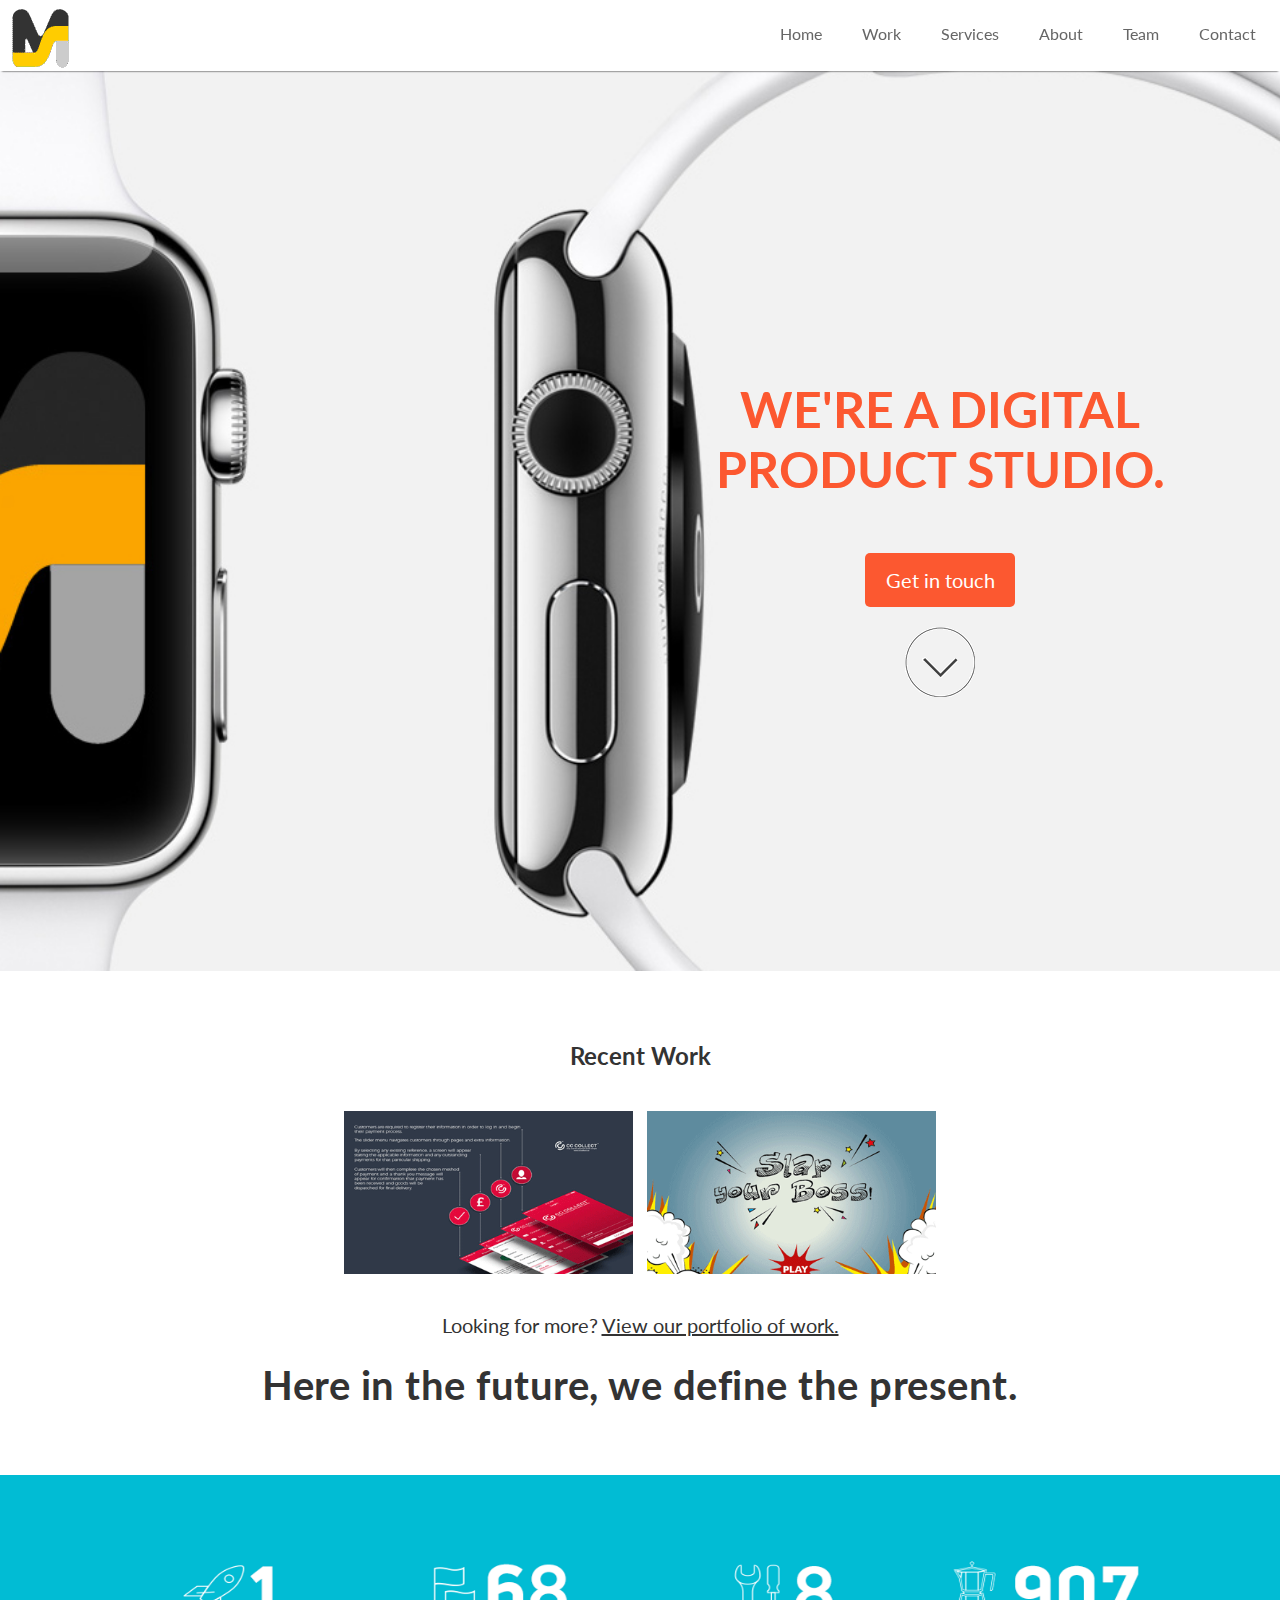
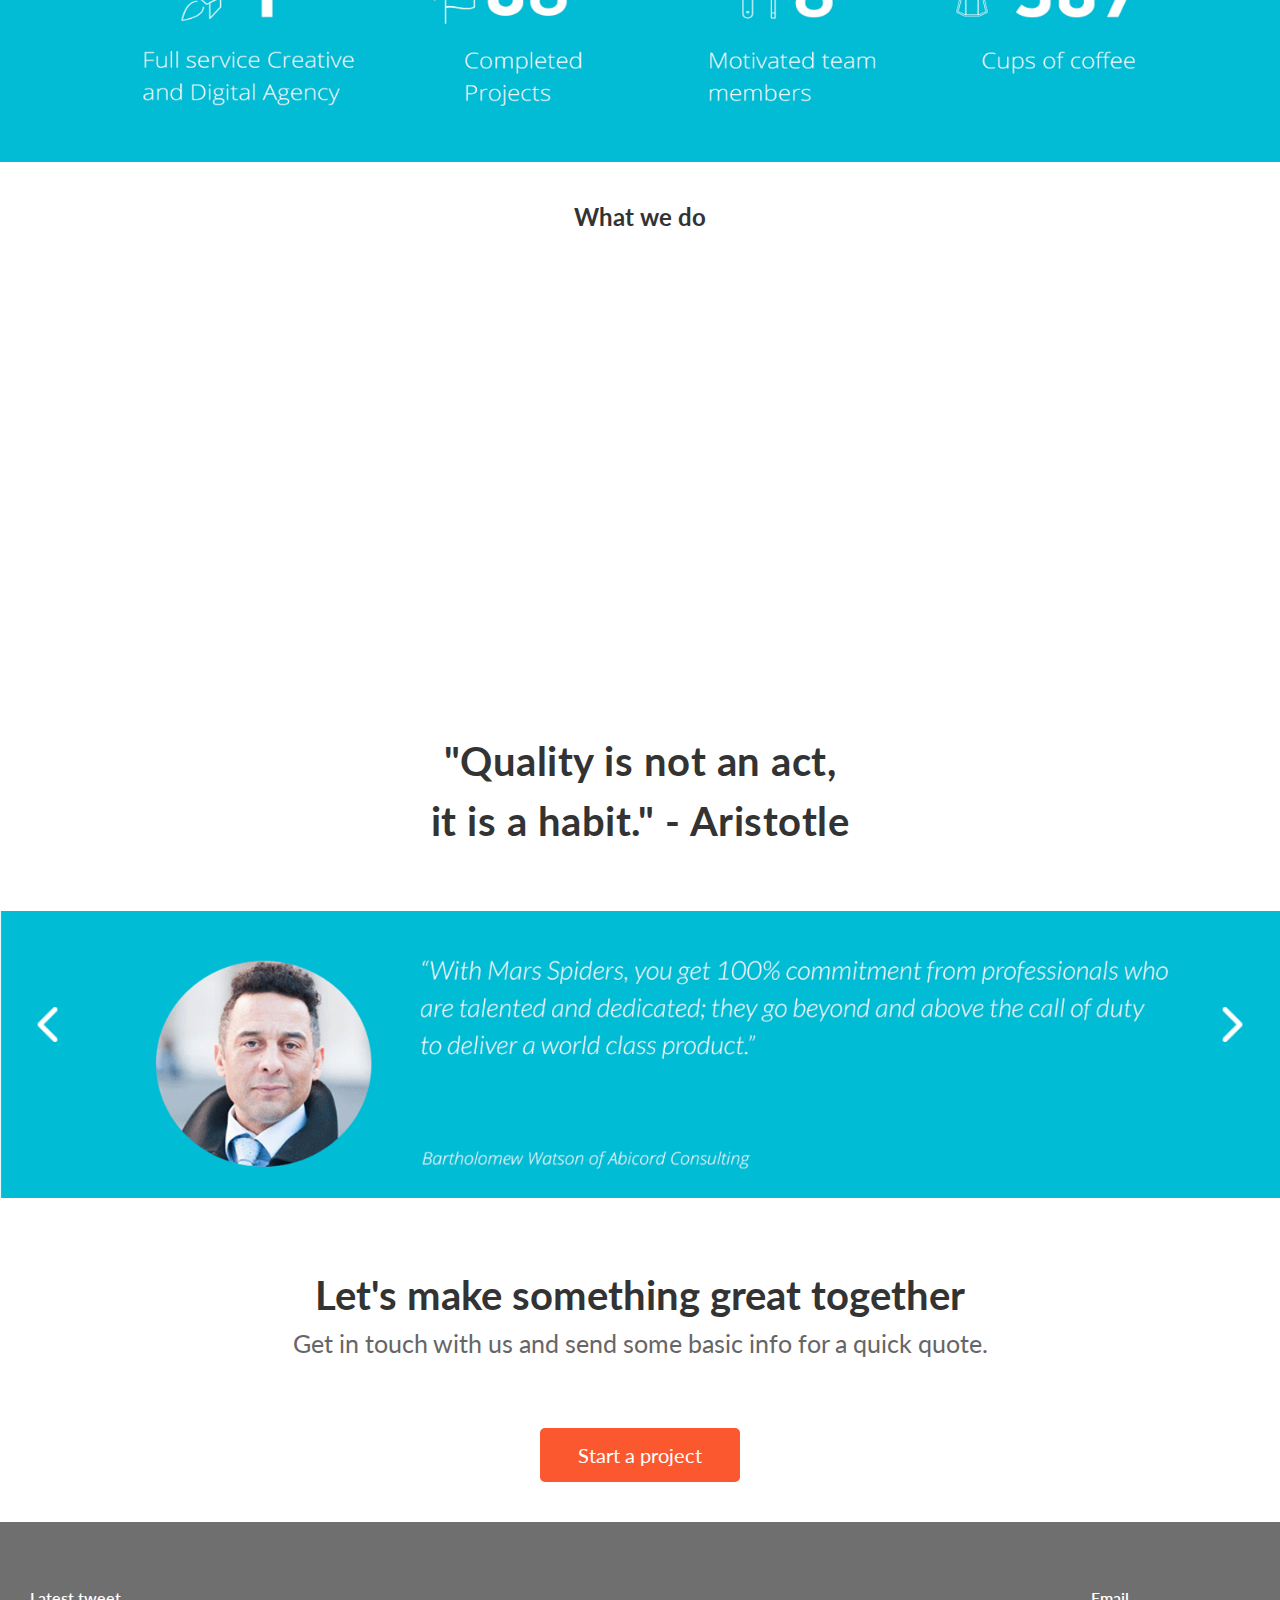
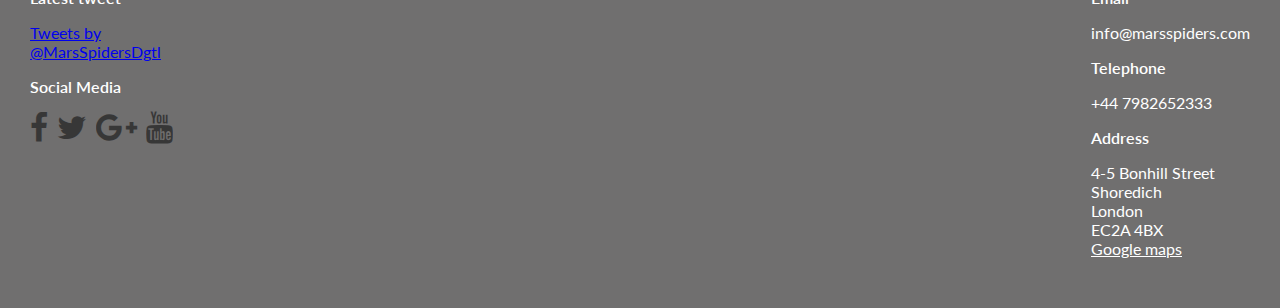
<file: index.html>
<!DOCTYPE html>

<html lang="en-gb"> <!-- HTML Document -->

<head> <!-- Head -->

  <meta http-equiv="Content-Type" content="text/html; charset=UTF-8">

  <meta charset="utf-8">


  <title>Mars Spiders | All Inclusive Independent Digital Agency London</title>

  <meta name="viewport" content="width=device-width, initial-scale=1"> <!-- Set Viewpoint -->

  <meta name="description" content="Mars Spiders is an award winning creative digital agency, blending strategic and creative app design &amp; development, with marketing expertise to promote and expand your businesses. Our headquarters - Google Campus, London.">

  <meta name="keywords" content="mars spiders, london app designers &amp; developers, recent work, stats, testimonials, contact">

  <link rel="icon" href="img/favicon.ico">

  <!--[if lt IE 9]> 

             <script src="http://html5shiv.googlecode.com/svn/trunk/html5.js"></script> 

         <![endif]-->

  <!--CSS Stylesheets-->
  <link rel="stylesheet" type="text/css" href="css/normalize.min.css">
  <link rel="stylesheet" type="text/css" href="css/styles.min.css">
  <link rel="stylesheet" type="text/css" href="css/slick.min.css">
  <link rel="stylesheet" type="text/css" href="font-awesome/css/font-awesome.min.css">


</head> <!-- End of Head -->

<body> <!-- Body -->

  <p class="skiplinks"> <!-- Skip links -->

    <a href="#skipnav">Skip to content</a>! | <a href="#skiptonav">Skip to navigation</a>!

  </p> <!-- End of Skip Links -->

  <div id="skiptonav"> <!-- Skip Navigation -->

    <nav role="navigation"> <!-- Navigation -->

      <span class="responsive-menu"></span>

      <img class="logo" src="img/ms-logo.png" alt="Mars Spiders brand identity logo">

      <ul class="nav" id="nav-block"> <!-- Navigation unordered list -->

        <li><a href="index.html" title="Welcome to Mars Spiders Digital Agency site">Home</a></li>
        <li><a href="work.html" title="High quality work delivered for our clients">Work</a></li>
        <li><a href="services.html" title="Services Mars Spiders provide for you">Services</a></li>
        <li><a href="about.html" title="Information about Mars Spiders">About</a></li>
        <li><a href="team.html" title="Meet the team of Mars Spiders">Team</a></li>
        <li><a href="contactus.html" title="Contact details, to get in touch with Mars Spiders">Contact</a></li>

      </ul> <!-- Navigation unordered list -->

    </nav> <!--Navigation End -->

  </div> <!-- Skip Navigation -->

  <header role="banner"> <!-- Header -->

    <section class="welcome" id="home"> <!-- Home Section -->


      <h1>We're A Digital Product Studio.</h1> <!-- Welcome Heading -->

      <a href="contactus.html" title="Get in touch with Mars Spiders right now.">
        <div class="contact-button">Get in touch</div>
      </a>

      <a href="#work" title="Click button to scroll down">
        <div class="hvr-sink"><img class="scroll" src="img/scroll.png" alt="Scroll icon to go down a section on the page"></div>
      </a>


    </section> <!-- Home Section End -->


  </header> <!-- Header End -->

  <main role="main">

    <div id="skipnav"></div>

    <section id="work"> <!-- Recent Work Section -->

      <h2 class="work-heading">Recent Work</h2> <!-- Recent Heading -->

      <ul class="work-grid"> <!-- Grid layout for work images -->

        <li>

          <figure>
            <img src="img/cc-collect-tax-and-duty-payment-simple.png" alt="CC Collect Tax and Duty Payment Simple Project">
            <figcaption>
              <h3>CC Collect</h3>
              <span>Duty and Tax payments made easy</span>
            </figcaption>
          </figure>

        </li>

        <li>

          <figure>
            <img src="img/slap-your-boss-native-android-game-to-relax.png" alt="Slap your boss native android game project">
            <figcaption>
              <h3>Slap your Boss</h3>
              <span>Native Android Game</span>
            </figcaption>
          </figure>

        </li>
      </ul>

      <p class="work-content">Looking for more? <a href="work.html" title="view more, portfolio work done for our clients">View our portfolio of work.</a></p>

      <p class="ms-motto">Here in the future, we define the present.</p> <!-- Mars Spiders Motto -->

    </section> <!-- End Recent Work Section -->

    <img class="statsimg" id="stats" src="img/mars-spiders-stats.png" alt="Facts and Figures about Mars Spiders Agency"> <!-- Stats -->

    <section id="what-we-do"> <!-- What we do section -->

      <h2 class="what-heading">What we do</h2> <!-- What we do heading -->

      <iframe width="854" height="480" src="https://www.youtube.com/embed/TO3UdfNxzTc" allowfullscreen></iframe> <!-- Embedded Video -->

      <p class="aristotle-quote">"Quality is not an act,
        <br> it is a habit." - Aristotle</p> <!-- Quote by Aristotle -->
    </section> <!-- End What we do section -->

    <div class="slider"> <!-- Testimonial section -->
      <div><img src="img/testimonial-1.png" alt="Testimonial from Bartholomew Watson of Abicord Consulting"></div>
      <div><img src="img/testimonial-2.png" alt="Testimonial from Dwayne Ferguson of CC Collect"></div>
      <div><img src="img/testimonial-3.png" alt="Testimonial from David Jamilly of Kindness UK"></div>
      <div><img src="img/testimonial-4.png" alt="Testimonial from Sergey Slepov of Credit Suisse"></div>
    </div> <!-- Testimonial End -->


    <section id="lets-make-together"> <!-- Lets make together section -->
      <h2 class="together-heading">Let's make something great together</h2>
      <p class="in-touch">Get in touch with us and send some basic info for a quick quote.</p>
      <a class="project-button" href="contactus.html" title="Get in touch with Mars Spiders right now for a quick quote.">Start a project</a>
    </section> <!-- Lets make together section -->
  </main>

  <a href="#home" class="cd-top" title="Back to the top of the page">Top</a> <!-- Page to the top -->

  <footer id="footer" role="contentinfo"> <!--Beginning of Footer -->
    <div class="left">
      <h3 class="twitter">Latest tweet</h3> <!-- Latest Tweets Header -->
      <div class="tweet"> <!-- Embedded Tweet -->
        <a class="twitter-timeline" href="https://twitter.com/MarsSpidersDgtl" data-tweet-limit="1" data-show-replies="false" data-widget-id="689509001533505536" data-chrome="noheader nofooter noborders noscrollbar transparent">Tweets by @MarsSpidersDgtl</a>
        <script>
          !function(d,s,id){var js,fjs=d.getElementsByTagName(s)[0],p=/^http:/.test(d.location)?'http':'https';if(!d.getElementById(id)){js=d.createElement(s);js.id=id;js.src=p+"://platform.twitter.com/widgets.js";fjs.parentNode.insertBefore(js,fjs);}}(document,"script","twitter-wjs");
        </script>
      </div> <!-- End Embedded Tweet -->
      <h3 class="social-title">Social Media</h3> <!--Social Media Title -->
      <div class="social-media-icons"> <!-- Social Media Icons -->
        <a href="https://www.facebook.com/marsspiders" title="Like Mars Spiders Facebook page"><em class="fa fa-facebook fa-2x"></em></a>
        <a href="https://twitter.com/marsspidersdgtl" title="Follow Mars Spiders Digital on Twitter"><em class="fa fa-twitter fa-2x"></em></a>
        <a href="https://plus.google.com/+Marsspiders" title="Connect with Mars Spiders on Google+"><em class="fa fa-google-plus fa-2x"></em></a>
        <a href="https://www.youtube.com/c/marsspiders" title="Subscribe to Mars Spiders Youtube Channel"><em class="fa fa-youtube fa-2x"></em></a>
      </div> <!-- End Social Media Icons -->
    </div>
    <div class="right">
      <div class="footerright">
        <h3 class="email-title">Email</h3> <!-- Email Title -->
        <p class="email"><a href="mailto:info@marsspiders.com" title="Contact with Mars Spiders via email">info@marsspiders.com</a></p> <!-- Email -->

        <h3 class="telephone-title">Telephone</h3> <!-- Telephone Title -->
        <a href="tel:+447982652333" class="number">+44 7982652333</a> <!-- Telephone -->

        <h3 class="address-title">Address</h3> <!-- Address Title -->
        <div class="address"> <!-- Address -->
          <span class="street">4-5 Bonhill Street</span>
          <br>
          <span class="region">Shoredich</span>
          <br>
          <span class="city">London</span>
          <br>
          <span class="postcode">EC2A 4BX</span>
        </div> <!-- End Address Title -->

        <span class="map"><a href="https://www.google.co.uk/maps/place/5+Bonhill+St,+London+EC2A+4BX/@51.5225996,-0.0877041,17z/data=!3m1!4b1!4m2!3m1!1s0x48761caefce89527:0x22af95ca2b70ebc0" title="View Mars Spiders location on Google maps">Google maps</a></span> <!-- Map -->
      </div>
    </div>
  </footer> <!-- End of Footer -->

  <!-- JavaScript & JQuery -->
  <script src="js/jquery-1.11.3.min.js"></script>
  <script src="js/scripts.min.js"></script>
  <script src="js/slick.min.js"></script>
  <!-- Live chat box tracking code --> 
  <script type='text/javascript' data-cfasync='false'>window.purechatApi = { l: [], t: [], on: function () { this.l.push(arguments); } }; (function () { var done = false; var script = document.createElement('script'); script.async = true; script.type = 'text/javascript'; script.src = 'https://app.purechat.com/VisitorWidget/WidgetScript'; document.getElementsByTagName('HEAD').item(0).appendChild(script); script.onreadystatechange = script.onload = function (e) { if (!done && (!this.readyState || this.readyState == 'loaded' || this.readyState == 'complete')) { var w = new PCWidget({c: '1ea7e4ea-f71b-4b1f-a9da-d34089ca5e50', f: true }); done = true; } }; })();</script>


</body> <!-- End of Body -->

</html> <!-- End of HTML -->
</file>
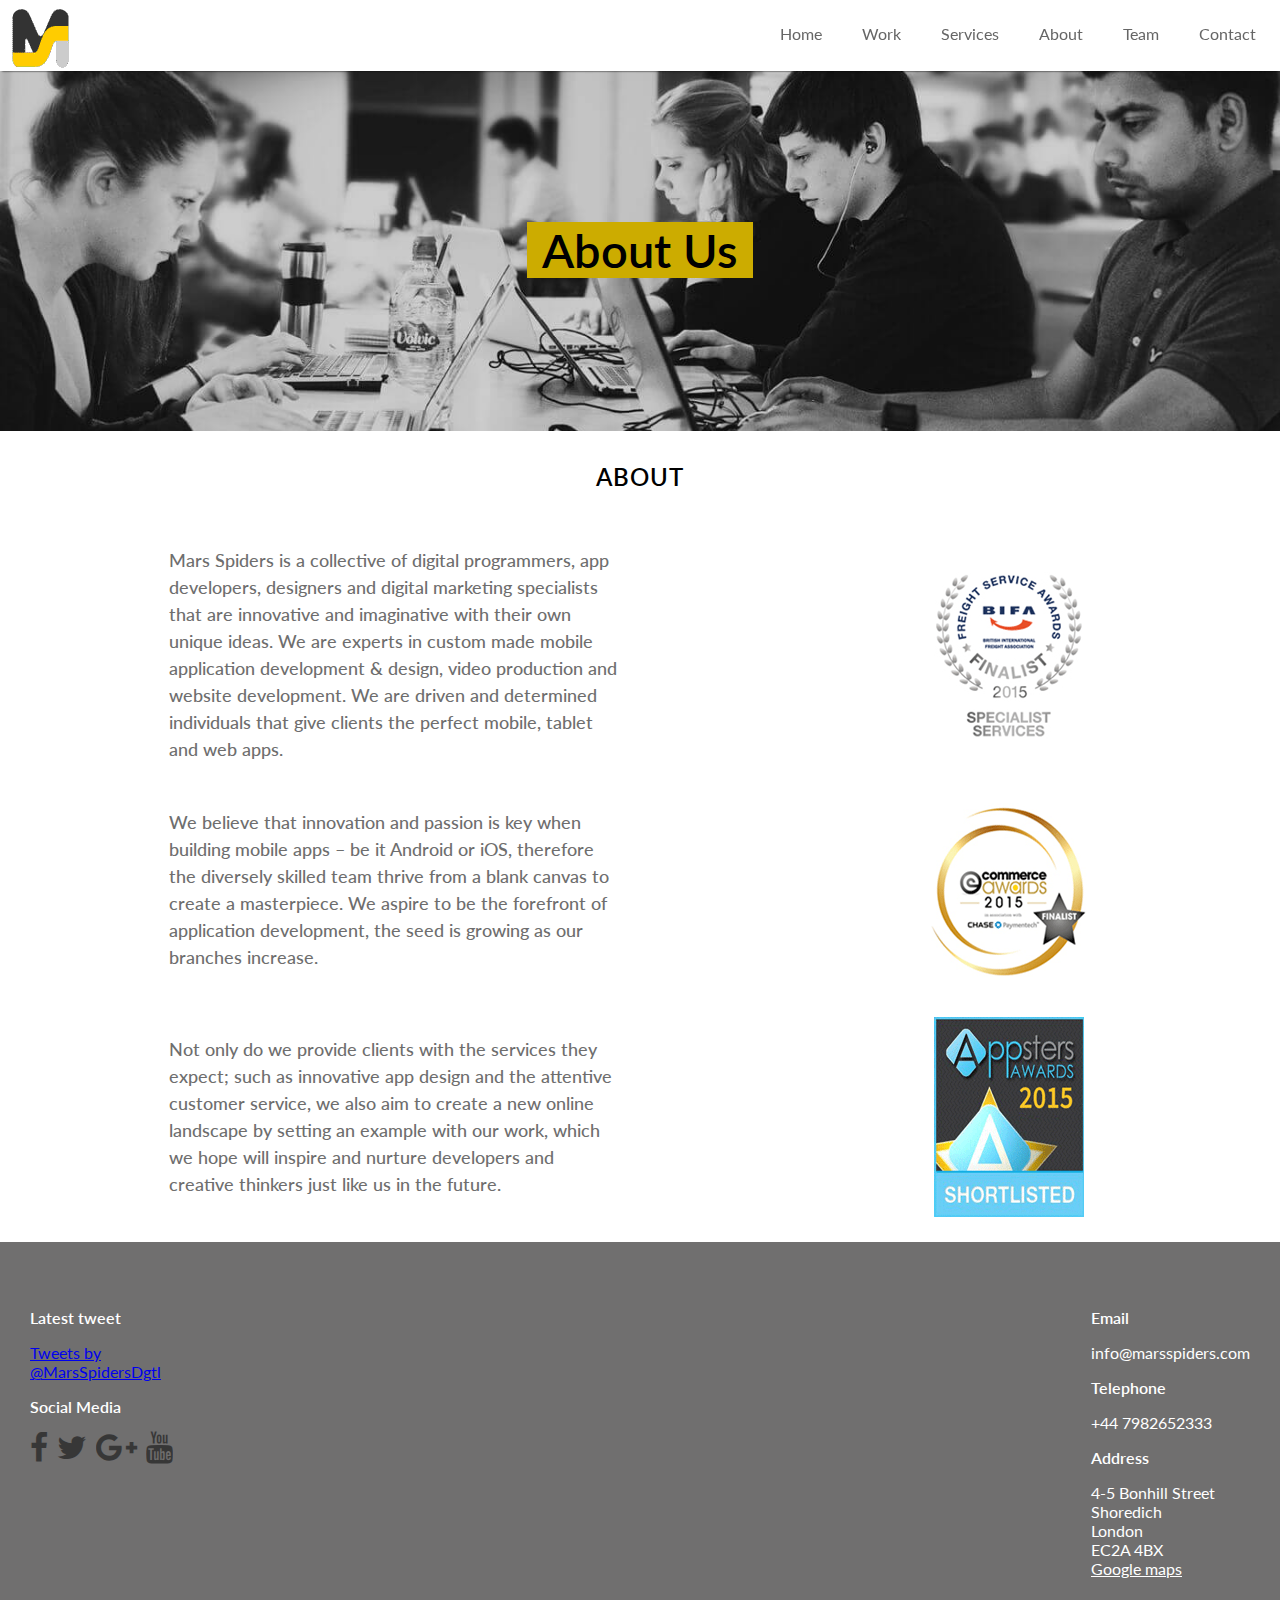
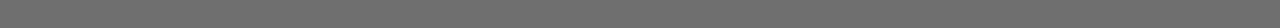
<file: about.html>
<!DOCTYPE html>

<html lang="en-gb"> <!-- HTML Document -->

<head> <!-- Head -->

  <meta http-equiv="Content-Type" content="text/html; charset=UTF-8">

  <meta charset="utf-8">

  <title>About Us | Mars Spiders | The Digital Experts</title>

  <meta name="viewport" content="width=device-width, initial-scale=1"> <!-- Set Viewpoint -->

  <meta name="description" content="Mars Spiders - your winning team. We are specialised mobile app development agency. We can make and produce your iOS app.">

  <meta name="keywords" content="mars spiders, digital experts, about, programmers, app developers, designers, marketing, unique, ideas, mobile development, customisation, video production, website development, drive, determination, individuals, passion, ios, android, thinkers, future">

  <link rel="icon" href="img/favicon.ico">

  <!--[if lt IE 9]> 

             <script src="http://html5shiv.googlecode.com/svn/trunk/html5.js"></script> 

         <![endif]-->

  <!--CSS Stylesheets-->
  <link rel="stylesheet" type="text/css" href="css/normalize.min.css">
  <link rel="stylesheet" type="text/css" href="css/styles.min.css">
  <link rel="stylesheet" type="text/css" href="font-awesome/css/font-awesome.min.css">

</head> <!-- End of Head -->

<body> <!-- Body -->

  <p class="skiplinks"> <!--Skip links -->

    <a href="#skipnav">Skip to content</a>! | <a href="#skiptonav">Skip to navigation</a>!

  </p> <!-- End of Skip Links -->

  <div id="skiptonav"> <!-- Skip Navigation -->

    <nav role="navigation"> <!-- Navigation -->

      <span class="responsive-menu"></span>

      <a href="index.html" title="Back to home"><img class="logo" src="img/ms-logo.png" alt="Mars Spiders brand identity logo"></a>

      <ul class="nav" id="nav-block"> <!-- Navigation unordered list -->

        <li><a href="index.html" title="Welcome to Mars Spiders Digital Agency site">Home</a></li>
        <li><a href="work.html" title="High quality work delivered for our clients">Work</a></li>
        <li><a href="services.html" title="Services Mars Spiders provide for you">Services</a></li>
        <li><a href="about.html" title="Information about Mars Spiders">About</a></li>
        <li><a href="team.html" title="Meet the team of Mars Spiders">Team</a></li>
        <li><a href="contactus.html" title="Contact details, to get in touch with Mars Spiders">Contact</a></li>

      </ul> <!-- Navigation unordered list -->

    </nav> <!-- Navigation End -->

  </div> <!-- Skip Navigation -->

  <header role="banner" id="about"> <!-- Header -->

    <section> <!-- About Section -->

      <h1 class="title">About Us</h1>

    </section> <!-- End Section -->

  </header> <!-- Header End -->

  <main role="main"> <!-- Main -->
      <section class="container about" id="a-title"> <!-- About Section -->
        <div class="pageheader">
		<h2>About</h2> <!-- Service heading -->
		</div>
        <div class="about-grid"> <!-- About Grid -->
			<div class="aboutrow">
			<div class="aboutimg aboutimg1"><img src="img/cccollect-awards-finalist.png" alt="specialist services awards finalist 2015" class="specialist"></div>
			<div class="abouttext1 abouttext"><p class="p-1">Mars Spiders is a collective of digital programmers, app developers, designers and digital marketing specialists that are innovative and imaginative with their own unique ideas. We are experts in custom made mobile application development & design, video production and website development. We are driven and determined individuals that give clients the perfect mobile, tablet and web apps.</p>
			</div>
			</div>
			<div class="aboutrow">
			<div class="aboutimg aboutimg2"><img src="img/cccollect-awards-ecommerce.png" alt="e-commerce awards finalist 2015" class="e-commerce"></div>
			<div class="abouttext2 abouttext"><p class="p-2">We believe that innovation and passion is key when building mobile apps – be it Android or iOS, therefore the diversely skilled team thrive from a blank canvas to create a masterpiece. We aspire to be the forefront of application development, the seed is growing as our branches increase.</p>
			</div>
			</div>
			<div class="aboutrow">
			<div class="aboutimg aboutimg3"><img src="img/app.png" alt="appsters awards shortlisted 2015" class="appsters"></div>
			<div class="abouttext3 abouttext"><p class="p-3">Not only do we provide clients with the services they expect; such as innovative app design and the attentive customer service, we also aim to create a new online landscape by setting an example with our work, which we hope will inspire and nurture developers and creative thinkers just like us in the future.</p>
			</div>
			</div>
           
        </div> <!-- End About Grid -->
      </section> <!-- End About Section -->
	  
  </main> <!-- End Main -->
  <a href="#about" class="cd-top" title="Back to the top of the page">Top</a> <!-- Page to the top -->
    <footer id="footer" role="contentinfo"> <!--Beginning of Footer -->
	<div class="left">
      <h3 class="twitter">Latest tweet</h3> <!-- Latest Tweets Header -->
      <div class="tweet"> <!-- Embedded Tweet -->
        <a class="twitter-timeline" href="https://twitter.com/MarsSpidersDgtl" data-tweet-limit="1" data-show-replies="false" data-widget-id="689509001533505536" data-chrome="noheader nofooter noborders noscrollbar transparent">Tweets by @MarsSpidersDgtl</a>
        <script>
          !function(d,s,id){var js,fjs=d.getElementsByTagName(s)[0],p=/^http:/.test(d.location)?'http':'https';if(!d.getElementById(id)){js=d.createElement(s);js.id=id;js.src=p+"://platform.twitter.com/widgets.js";fjs.parentNode.insertBefore(js,fjs);}}(document,"script","twitter-wjs");
        </script>
      </div> <!-- End Embedded Tweet -->
      <h3 class="social-title">Social Media</h3> <!--Social Media Title -->
      <div class="social-media-icons"> <!-- Social Media Icons -->
        <a href="https://www.facebook.com/marsspiders" title="Like Mars Spiders Facebook page"><em class="fa fa-facebook fa-2x"></em></a>
        <a href="https://twitter.com/marsspidersdgtl" title="Follow Mars Spiders Digital on Twitter"><em class="fa fa-twitter fa-2x"></em></a>
        <a href="https://plus.google.com/+Marsspiders" title="Connect with Mars Spiders on Google+"><em class="fa fa-google-plus fa-2x"></em></a>
        <a href="https://www.youtube.com/c/marsspiders" title="Subscribe to Mars Spiders Youtube Channel"><em class="fa fa-youtube fa-2x"></em></a>
      </div> <!-- End Social Media Icons -->
	</div>
	<div class="right">
	<div class="footerright">
      <h3 class="email-title">Email</h3> <!-- Email Title -->
      <p class="email"><a href="mailto:info@marsspiders.com" title="Contact with Mars Spiders via email">info@marsspiders.com</a></p> <!-- Email -->

      <h3 class="telephone-title">Telephone</h3> <!-- Telephone Title -->
      <a href="tel:+447982652333" class="number">+44 7982652333</a> <!-- Telephone -->

      <h3 class="address-title">Address</h3> <!-- Address Title -->
      <div class="address"> <!-- Address -->
        <span class="street">4-5 Bonhill Street</span>
        <br>
        <span class="region">Shoredich</span>
        <br>
        <span class="city">London</span>
        <br>
        <span class="postcode">EC2A 4BX</span>
      </div> <!-- End Address Title -->

      <span class="map"><a href="https://www.google.co.uk/maps/place/5+Bonhill+St,+London+EC2A+4BX/@51.5225996,-0.0877041,17z/data=!3m1!4b1!4m2!3m1!1s0x48761caefce89527:0x22af95ca2b70ebc0" title="View Mars Spiders location on Google maps">Google maps</a></span> <!-- Map -->
	</div>
	</div>
    </footer> <!-- End of Footer -->
  
  <!-- JavaScript & jQuery -->
  <script src="js/jquery-1.11.3.min.js"></script>
  <script src="js/script.min.js"></script>
  <!-- Live chat box tracking code --> 
  <script type='text/javascript' data-cfasync='false'>window.purechatApi = { l: [], t: [], on: function () { this.l.push(arguments); } }; (function () { var done = false; var script = document.createElement('script'); script.async = true; script.type = 'text/javascript'; script.src = 'https://app.purechat.com/VisitorWidget/WidgetScript'; document.getElementsByTagName('HEAD').item(0).appendChild(script); script.onreadystatechange = script.onload = function (e) { if (!done && (!this.readyState || this.readyState == 'loaded' || this.readyState == 'complete')) { var w = new PCWidget({c: '1ea7e4ea-f71b-4b1f-a9da-d34089ca5e50', f: true }); done = true; } }; })();</script>

</body> <!-- End of Body -->

</html> <!-- End of HTML -->
</file>
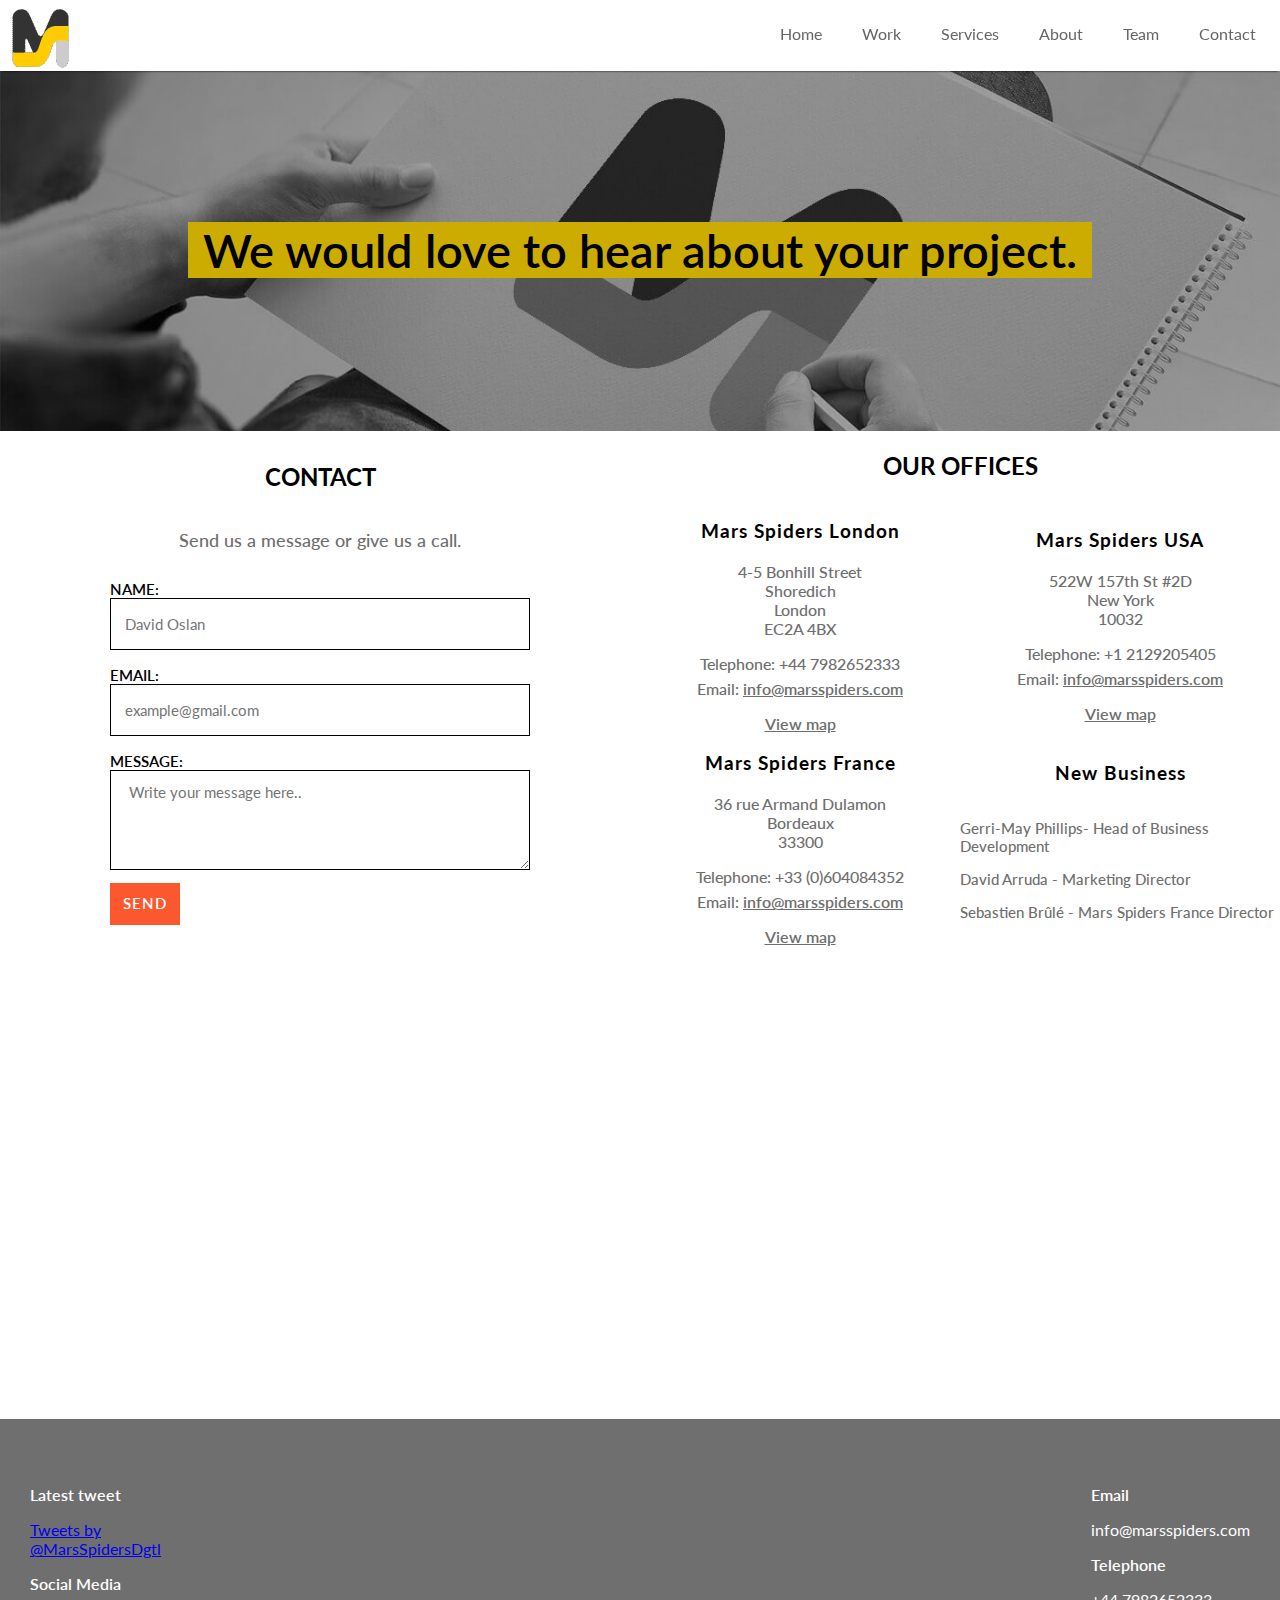
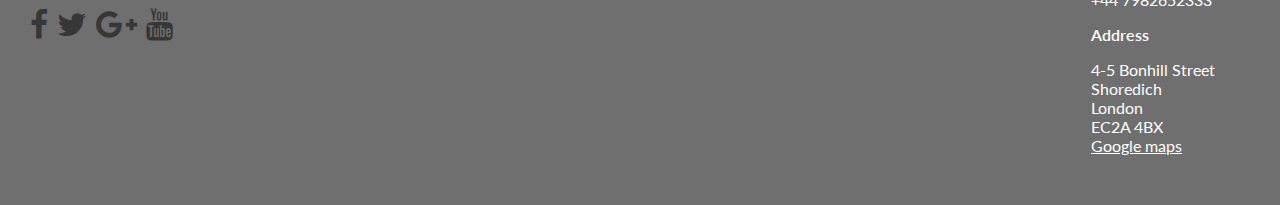
<file: contactus.html>
<!DOCTYPE html>
<html lang="en-gb"> <!-- HTML Document -->
	<head> <!-- Head -->
		<meta http-equiv="Content-Type" content="text/html; charset=UTF-8">
		<meta charset="utf-8">
		<title>Contact Us | Mars Spiders | The Digital Experts</title>
		
		<meta name="viewport" content="width=device-width, initial-scale=1"> <!-- Set Viewpoint -->
		
		<meta name="description" content="Contact information to be able to get hold of Mars Spiders with any enquiries">
		
		<meta name="keywords" content="Contact Us Email: info@marsspiders.com Telephone: +44 872 233 3964 Mobile: +44 798 265 2333 Address: Bonhill St, Shoreditch, London View On Google Map New Business Gerri-May Phillips Head of Business Development Contact Us Now Mars Spiders USA 522W 157th St #2D, New York, 10032 Telephone: +1 212 9205405 New Business David Arruda Marketing Director Mars Spiders France 36 rue Armand Dulamon, Bordeaux, 33300 Telephone: +33 (0)6 04 08 43 52 New Business Sebastien Brûlé Mars Spiders France Director http://marsspiders.fr Mars Spiders Mars Spiders is a collective of digital programmers, app developers, designers and digital marketing specialists that are innovative and imaginative with their own unique ideas. We are experts in custom made mobile application development &amp; design, video production and website development who are driven and determined to give clients the perfect mobile, tablet and web apps. 5 Bonhill St, Shoreditch London England EC2A 4BX United Kingdom">
		
		<link rel="icon" href="img/favicon.ico">
		
		<!--[if lt IE 9]> 
		<script src="http://html5shiv.googlecode.com/svn/trunk/html5.js"></script> 
		<![endif]-->
		
		<!-- CSS Stylesheets -->
		<link rel="stylesheet" type="text/css" href="css/normalize.min.css">
		<link rel="stylesheet" type="text/css" href="css/styles.min.css">
		<link rel="stylesheet" type="text/css" href="font-awesome/css/font-awesome.min.css">
		
	</head> <!-- End of Head -->
	
	<body> <!-- Body -->
	
		<p class="skiplinks"> <!-- Skip Links -->
			<a href="#skipnav">Skip to content</a>! | <a href="#skiptonav">Skip to navigation</a>!
		</p> <!-- End of Skip Links -->
		<div id="skiptonav"> <!-- Skip Navigation -->
			<nav role="navigation"> <!-- Navigation -->
				<span class="responsive-menu"></span>
				<a href="index.html" title="Back to home"><img class="logo" src="img/ms-logo.png" alt="Mars Spiders brand identity logo"></a>
				<ul class="nav" id="nav-block"> <!-- Navigation unordered list -->
					<li><a href="index.html" title="Welcome to Mars Spiders Digital Agency site">Home</a></li>
					<li><a href="work.html" title="High quality work delivered for our clients">Work</a></li>
					<li><a href="services.html" title="Services Mars Spiders provide for you">Services</a></li>
					<li><a href="about.html" title="Information about Mars Spiders">About</a></li>
					<li><a href="team.html" title="Meet the team of Mars Spiders">Team</a></li>
					<li><a href="contactus.html" title="Contact details, to get in touch with Mars Spiders">Contact</a></li>
				</ul> <!-- Navigation unordered list -->
			</nav> <!-- Navigation End -->
		</div> <!-- Skip Navigation -->
		<header role="banner" id="contact"> <!-- Header -->
			<section class="contact"> <!--Contact Section -->
				<h1 class="title">We would love to hear about your project.</h1>
			</section> <!-- End Section -->
		</header> <!-- Header end -->
		<main role="main"> <!-- Main -->
			<article id="c-form" class="container">
				<div class="contactcontainer"> <!-- Contact Container --> 
					<div class="contactform"> 
					<h2>Contact</h2>
						<p>Send us a message or give us a call.</p>
						<form id="contact-form" action="http://formspree.io/umairyaquoob@live.co.uk" method="POST" enctype="multipart/form-data" class="form"> <!-- Contact form -->
							<div class="row">
								<label for="name">Name:</label>
								<input name="name" type="text" class="validate[required,custom[onlyLetter],length[0,100]] text-input" id="name" placeholder="David Oslan">
							</div>
							<div class="row">
								<label for="email">Email:</label>
								<input name="email" type="text" class="validate[required,custom[email]] text-input" id="email" placeholder="example@gmail.com">
							</div>
							<div class="row">
								<label for="message">Message:</label>
								<textarea name="message" class="validate[required,length[6,300]] text-input" id="message" placeholder=" Write your message here.."></textarea>
							</div>
							<input class="submit" id="send-button" type="submit" value="Send">
						</form>
					</div>
					
					<div class="contact-addresses"> <!-- Contact Addresses --> 
						<h2>Our Offices</h2> <!-- Offices -->
						<div class="l-address offices"> <!-- London -->
							<h3 class="officeheading">Mars Spiders London</h3>
							<span class="london-street">4-5 Bonhill Street</span>
							<span class="london-region">Shoredich</span>
							<span class="london-city">London</span>
							<span class="london-postcode">EC2A 4BX</span>
							<p>Telephone:<a href="tel:+447982652333" class="london-number"> +44 7982652333</a></p>
							<p class="london-email">Email: <a href="mailto:info@marsspiders.com" title="Contact Mars Spiders London">info@marsspiders.com</a></p>
							<span class="london-map"><a href="https://www.google.co.uk/maps/place/5+Bonhill+St,+London+EC2A+4BX/@51.5225996,-0.0877041,17z/data=!3m1!4b1!4m2!3m1!1s0x48761caefce89527:0x22af95ca2b70ebc0" title="View Mars Spiders London on Google maps">View map</a></span>
						</div> <!-- London End -->
						<div class="a-address offices">
							<!-- USA -->
							<h3 class="officeheading">Mars Spiders USA</h3>
							<span class="usa-street">522W 157th St #2D</span>
							<span class="usa-city">New York</span>
							<span class="usa-postcode">10032</span>
							<p>Telephone:<a href="tel:+12129205405" class="usa-number"> +1 2129205405</a></p>
							<p class="usa-email">Email: <a href="mailto:info@marsspiders.com" title="Contact Mars Spiders USA">info@marsspiders.com</a></p>
							<span class="usa-map"><a href="https://www.google.co.uk/maps/place/522+W+157th+St+%232d,+New+York,+NY+10032,+USA/@40.833204,-73.9456207,17z/data=!4m2!3m1!1s0x89c2f6869f0d741d:0x256cbc5d47c84494" title="View Mars Spiders USA on Google maps">View map</a></span>
						</div> <!-- USA End -->
						<div class="f-address offices"> <!-- France Address -->
							<h3 class="officeheading">Mars Spiders France</h3>
							<span class="france-street">36 rue Armand Dulamon</span>
							<span class="france-city">Bordeaux</span>
							<span class="france-postcode">33300</span>
							<p>Telephone:<a href="tel:+33(0)604084352" class="france-number"> +33 (0)604084352</a></p>
							<p class="france-email">Email: <a href="mailto:info@marsspiders.com" title="Contact Mars Spiders France">info@marsspiders.com</a></p>
							<span class="france-map"><a href="https://www.google.co.uk/maps/place/36+Rue+Armand+Dulamon,+33300+Bordeaux,+France/@44.8642486,-0.5641321,17z/data=!3m1!4b1!4m2!3m1!1s0xd55288a384e086b:0xc8f30117d6fc3082" title="View Mars Spiders France on Google maps">View map</a></span>
						</div> <!-- France Address-->
						<div class="contactnb offices">
							<h3 class="officeheading">New Business</h3> <!-- New Business --> 
							<div class="business-contacts">
								<p>Gerri-May Phillips- Head of Business Development
								<p>
								<p>David Arruda - Marketing Director</p>
								<p>Sebastien Brûlé - Mars Spiders France Director</p>
							</div>
						</div>
					</div> <!-- Contact Addresses --> 
				</div> <!-- Contact Container --> 
			</article> <!-- End Article -->
			<div class="large-map">
				<iframe width="1600" height="450" src="https://maps.google.com/maps?hl=en&q=5BonhillStLondonEC2A4BX&ie=UTF8&t=m&z=15&iwloc=B&output=embed"></iframe>
			</div>
		</main> <!-- End Main -->
		<a href="#contact" class="cd-top" title="Back to the top of the page">Top</a> <!-- Page to the top -->
		<footer id="footer" role="contentinfo"> <!--Beginning of Footer -->
			<div class="left">
				<h3 class="twitter">Latest tweet</h3> <!-- Latest Tweets Header -->
				<div class="tweet"> <!-- Embedded Tweet -->
					<a class="twitter-timeline" href="https://twitter.com/MarsSpidersDgtl" data-tweet-limit="1" data-show-replies="false" data-widget-id="689509001533505536" data-chrome="noheader nofooter noborders noscrollbar transparent">Tweets by @MarsSpidersDgtl</a>
					<script>
						!function(d,s,id){var js,fjs=d.getElementsByTagName(s)[0],p=/^http:/.test(d.location)?'http':'https';if(!d.getElementById(id)){js=d.createElement(s);js.id=id;js.src=p+"://platform.twitter.com/widgets.js";fjs.parentNode.insertBefore(js,fjs);}}(document,"script","twitter-wjs");
					</script>
				</div> <!-- End Embedded Tweet -->
				<h3 class="social-title">Social Media</h3> <!--Social Media Title -->
				<div class="social-media-icons"> <!-- Social Media Icons -->
					<a href="https://www.facebook.com/marsspiders" title="Like Mars Spiders Facebook page"><em class="fa fa-facebook fa-2x"></em></a>
					<a href="https://twitter.com/marsspidersdgtl" title="Follow Mars Spiders Digital on Twitter"><em class="fa fa-twitter fa-2x"></em></a>
					<a href="https://plus.google.com/+Marsspiders" title="Connect with Mars Spiders on Google+"><em class="fa fa-google-plus fa-2x"></em></a>
					<a href="https://www.youtube.com/c/marsspiders" title="Subscribe to Mars Spiders Youtube Channel"><em class="fa fa-youtube fa-2x"></em></a>
				</div> <!-- End Social Media Icons -->
			</div>
			<div class="right">
				<div class="footerright">
					<h3 class="email-title">Email</h3> <!-- Email Title-->
					<p class="email"><a href="mailto:info@marsspiders.com" title="Contact with Mars Spiders via email">info@marsspiders.com</a></p> <!-- Email -->
					<h3 class="telephone-title">Telephone</h3> <!-- Telephone Title -->
					<a href="tel:+447982652333" class="number">+44 7982652333</a> <!-- Telephone -->
					<h3 class="address-title">Address</h3> <!-- Address Title -->
					<div class="address"> <!-- Address -->
						<span class="street">4-5 Bonhill Street</span>
						<br>
						<span class="region">Shoredich</span>
						<br>
						<span class="city">London</span>
						<br>
						<span class="postcode">EC2A 4BX</span>
					</div> <!-- End Address Title -->
					<span class="map"><a href="https://www.google.co.uk/maps/place/5+Bonhill+St,+London+EC2A+4BX/@51.5225996,-0.0877041,17z/data=!3m1!4b1!4m2!3m1!1s0x48761caefce89527:0x22af95ca2b70ebc0" title="View Mars Spiders location on Google maps">Google maps</a></span> <!-- Map -->
				</div>
			</div>
		</footer> <!-- End of Footer -->
		<!-- JavaScript & JQuery -->
		<script src="js/jquery-1.11.3.min.js"></script>
		<script src="js/script.min.js"></script>
		<!-- Live chat box tracking code --> 
		<script type='text/javascript' data-cfasync='false'>window.purechatApi = { l: [], t: [], on: function () { this.l.push(arguments); } }; (function () { var done = false; var script = document.createElement('script'); script.async = true; script.type = 'text/javascript'; script.src = 'https://app.purechat.com/VisitorWidget/WidgetScript'; document.getElementsByTagName('HEAD').item(0).appendChild(script); script.onreadystatechange = script.onload = function (e) { if (!done && (!this.readyState || this.readyState == 'loaded' || this.readyState == 'complete')) { var w = new PCWidget({c: '1ea7e4ea-f71b-4b1f-a9da-d34089ca5e50', f: true }); done = true; } }; })();</script>
	</body> <!-- End of body -->
</html> <!-- End of HTML -->
</file>
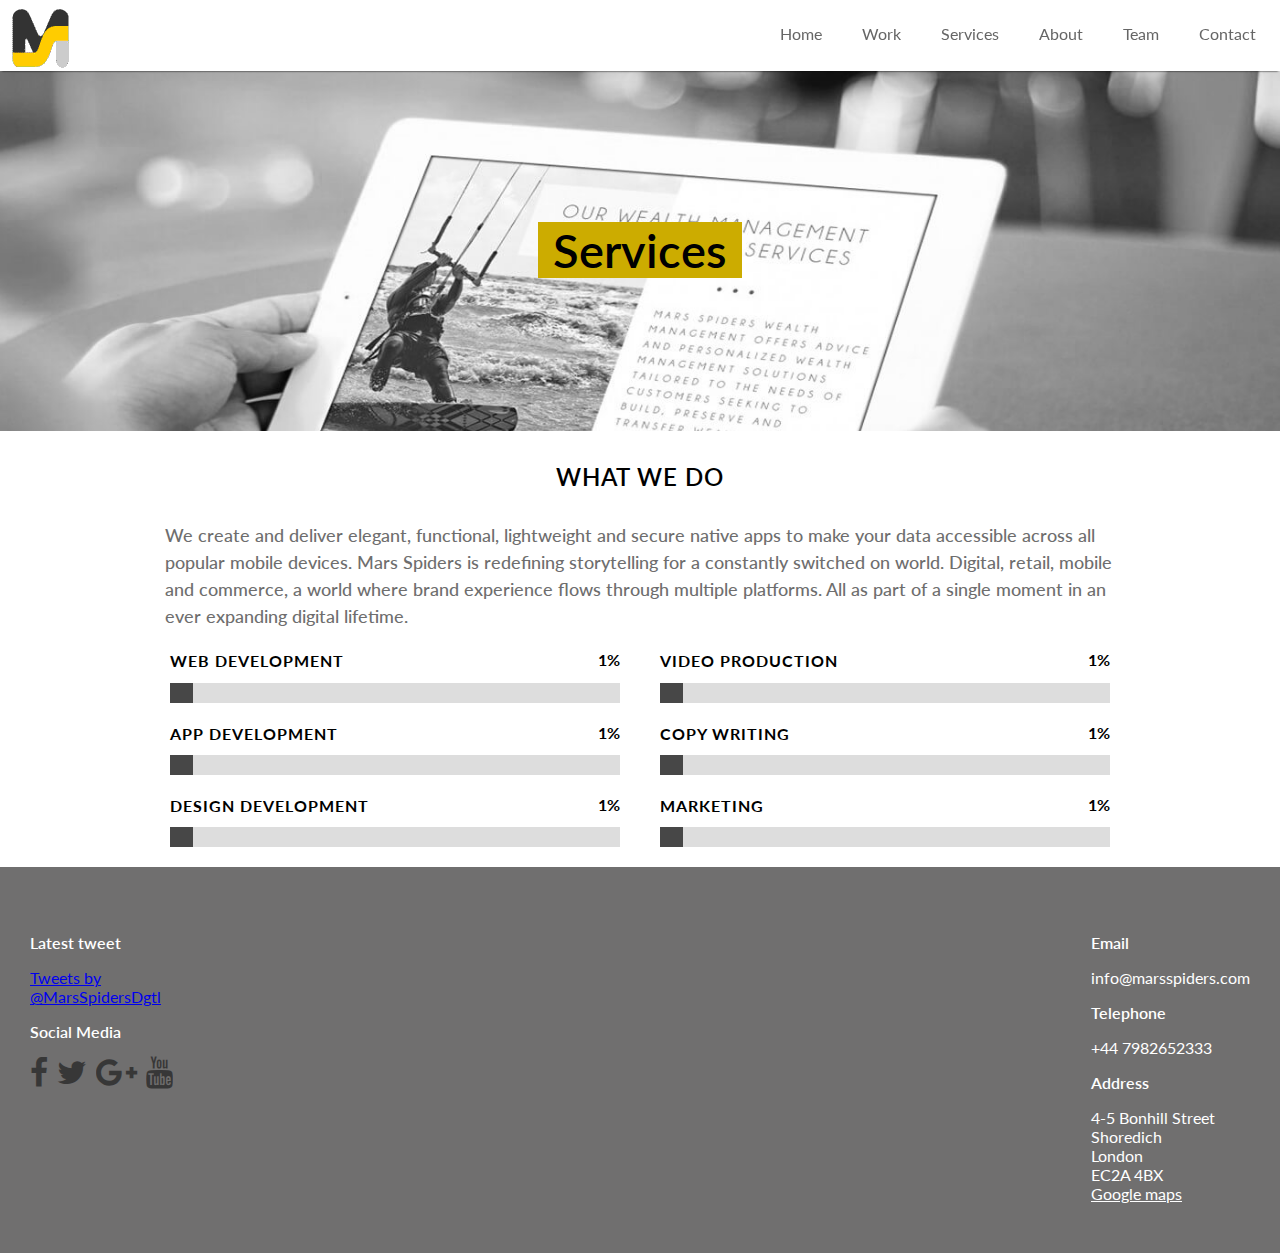
<file: services.html>
<!DOCTYPE html>

<html lang="en-gb"> <!-- HTML Document -->

<head> <!-- Head -->

  <meta http-equiv="Content-Type" content="text/html; charset=UTF-8">

  <meta charset="utf-8">

  <title> Services | Mars Spiders | The Digital Experts</title>

  <meta name="viewport" content="width=device-width, initial-scale=1"> <!-- Set Viewpoint -->

  <meta name="description" content="Mobile | Web | Strategy | Creative | Social | Content Creation - we have it all and we have it in abundance. Call us now and let's see how we can support you.">

  <meta name="keywords" content="mars spiders, world class customer service, services, digital, web development, video production, app development, copy writing, design development, marketing, digital experts">

  <link rel="icon" href="img/favicon.ico">

  <!--[if lt IE 9]> 

             <script src="http://html5shiv.googlecode.com/svn/trunk/html5.js"></script> 

         <![endif]-->

  <!-- CSS Stylesheets -->

  <link rel="stylesheet" type="text/css" href="css/normalize.min.css">
  <link rel="stylesheet" type="text/css" href="css/styles.min.css">
  <link rel="stylesheet" type="text/css" href="font-awesome/css/font-awesome.min.css">

</head> <!-- End of Head -->

<body> <!-- Body -->

  <p class="skiplinks"> <!-- Skips links -->

    <a href="#skipnav">Skip to content</a>! | <a href="#skiptonav">Skip to navigation</a>!

  </p> <!-- End of Skip Links -->

  <div id="skiptonav"> <!-- Skip Navigation -->

    <nav role="navigation"> <!-- Navigation -->

      <span class="responsive-menu"></span>

      <a href="index.html" title="Back to home"><img class="logo" src="img/ms-logo.png" alt="Mars Spiders brand identity logo"></a>

      <ul class="nav" id="nav-block"> <!-- Navigation unordered list -->

        <li><a href="index.html" title="Welcome to Mars Spiders Digital Agency site">Home</a></li>
        <li><a href="work.html" title="High quality work delivered for our clients">Work</a></li>
        <li><a href="services.html" title="Services Mars Spiders provide for you">Services</a></li>
        <li><a href="about.html" title="Information about Mars Spiders">About</a></li>
        <li><a href="team.html" title="Meet the team of Mars Spiders">Team</a></li>
        <li><a href="contactus.html" title="Contact details, to get in touch with Mars Spiders">Contact</a></li>

      </ul> <!-- Navigation unordered list -->

    </nav> <!--Navigation End -->

  </div> <!-- Skip Navigation -->

  <header role="banner" id="services"> <!-- Header -->

    <section class="services-title"> <!-- Services Heading Section -->

      <h1 class="title">Services</h1> <!-- Service main heading -->

    </section> <!-- Services Heading Section -->
  </header> 

  <main role="main" style="justify-content:center; padding:0 20px;">
	<div class="pageheader">
    <h2>What we do</h2> <!-- Service heading -->
	</div>
	<div class="servicescontent"> <!-- Services Content --> 
    <p class="p-services">We create and deliver elegant, functional, lightweight and secure native apps to make your data accessible across all popular mobile devices. Mars Spiders is redefining storytelling for a constantly switched on world. Digital, retail, mobile and commerce,
      a world where brand experience flows through multiple platforms. All as part of a single moment in an ever expanding digital lifetime.</p>
	</div> <!-- Services Content --> 
	<div class="progressflex"> <!-- Progress bars --> 
		<div class="progresscontainer">
		<h3 class="progressheader">Web Development</h3> <!-- Services -->
		<span id="progressspanone" class="progress-value"></span> <!-- Web Development Progress Bar Percentage -->
		<div class="progress-container progress" data-progress-percent="100">
		  <div class="progress-bar progress"></div>
		</div> <!-- End Services -->
		</div>
		<div class="progresscontainer">
		<h3 class="progressheader">Video Production</h3>
		<span id="progressspantwo" class="progress-value"></span> <!-- Video Production Progress Bar Percentage -->
		<div class="progress-container progress" data-progress-percent="100">
		  <div class="progress-bar progress"></div>
		</div>
		</div>
		<div class="progresscontainer">
		<h3 class="progressheader">App Development</h3>
		<span id="progressspanthree" class="progress-value"></span> <!-- App Development Progress Bar Percentage -->
		<div class="progress-container progress" data-progress-percent="100">
		 <div class="progress-bar progress"></div>
		</div>
		</div>
		  <div class="progresscontainer">
		<div class="progress-two"> <!-- Set two services -->
		  <h3 class="progressheader">Copy Writing</h3>
		  <span id="progressspanfour" class="progress-value"></span><!-- Copy Writing Progress Bar Percentage -->
		  <div class="progress-container progress" data-progress-percent="100">
			<div class="progress-bar progress"></div>
		  </div>
		  </div>
		  </div>
		  <div class="progresscontainer">
		  <h3 class="progressheader">Design Development</h3>
		  <span id="progressspanfive" class="progress-value"></span><!-- Design Development Progress Bar Percentage -->
		  <div class="progress-container progress" data-progress-percent="100">
			<div class="progress-bar progress"></div>
		  </div>
		  </div>
		  <div class="progresscontainer">
		  <h3 class="progressheader">Marketing</h3>
		  <span id="progressspansix" class="progress-value"></span><!-- Marketing Service Progress Bar Percentage -->
		  <div class="progress-container progress" data-progress-percent="100">
			<div class="progress-bar progress"></div>
		  </div>
		  </div>
		
    </div> <!-- End progress bar -->

  </main> <!-- End Main -->

  <a href="#contact" class="cd-top" title="Back to the top of the page">Top</a> <!-- Page to the top -->

    <footer id="footer" role="contentinfo"> <!--Beginning of Footer -->
	<div class="left">
      <h3 class="twitter">Latest tweet</h3> <!-- Latest Tweets Header -->
      <div class="tweet"> <!-- Embedded Tweet -->
        <a class="twitter-timeline" href="https://twitter.com/MarsSpidersDgtl" data-tweet-limit="1" data-show-replies="false" data-widget-id="689509001533505536" data-chrome="noheader nofooter noborders noscrollbar transparent">Tweets by @MarsSpidersDgtl</a>
        <script>
          !function(d,s,id){var js,fjs=d.getElementsByTagName(s)[0],p=/^http:/.test(d.location)?'http':'https';if(!d.getElementById(id)){js=d.createElement(s);js.id=id;js.src=p+"://platform.twitter.com/widgets.js";fjs.parentNode.insertBefore(js,fjs);}}(document,"script","twitter-wjs");
        </script>
      </div> <!-- End Embedded Tweet -->
      <h3 class="social-title">Social Media</h3> <!--Social Media Title -->
      <div class="social-media-icons"> <!-- Social Media Icons -->
        <a href="https://www.facebook.com/marsspiders" title="Like Mars Spiders Facebook page"><em class="fa fa-facebook fa-2x"></em></a>
        <a href="https://twitter.com/marsspidersdgtl" title="Follow Mars Spiders Digital on Twitter"><em class="fa fa-twitter fa-2x"></em></a>
        <a href="https://plus.google.com/+Marsspiders" title="Connect with Mars Spiders on Google+"><em class="fa fa-google-plus fa-2x"></em></a>
        <a href="https://www.youtube.com/c/marsspiders" title="Subscribe to Mars Spiders Youtube Channel"><em class="fa fa-youtube fa-2x"></em></a>
      </div> <!-- End Social Media Icons -->
	</div>
	<div class="right">
	<div class="footerright">
      <h3 class="email-title">Email</h3> <!-- Email Title -->
      <p class="email"><a href="mailto:info@marsspiders.com" title="Contact with Mars Spiders via email">info@marsspiders.com</a></p> <!-- Email -->

      <h3 class="telephone-title">Telephone</h3> <!-- Telephone Title -->
      <a href="tel:+447982652333" class="number">+44 7982652333</a> <!-- Telephone -->

      <h3 class="address-title">Address</h3> <!-- Address Title -->
      <div class="address"> <!-- Address -->
        <span class="street">4-5 Bonhill Street</span>
        <br>
        <span class="region">Shoredich</span>
        <br>
        <span class="city">London</span>
        <br>
        <span class="postcode">EC2A 4BX</span>
      </div> <!-- End Address Title -->

      <span class="map"><a href="https://www.google.co.uk/maps/place/5+Bonhill+St,+London+EC2A+4BX/@51.5225996,-0.0877041,17z/data=!3m1!4b1!4m2!3m1!1s0x48761caefce89527:0x22af95ca2b70ebc0" title="View Mars Spiders location on Google maps">Google maps</a></span> <!-- Map -->
	</div>
	</div>
    </footer> <!-- End of Footer -->
  
  <!-- JavaScript & JQuery -->
  <script src="js/jquery-1.11.3.min.js"></script>
  <script src="js/services.min.js"></script>
  <!-- Live chat box tracking code --> 
  <script type='text/javascript' data-cfasync='false'>window.purechatApi = { l: [], t: [], on: function () { this.l.push(arguments); } }; (function () { var done = false; var script = document.createElement('script'); script.async = true; script.type = 'text/javascript'; script.src = 'https://app.purechat.com/VisitorWidget/WidgetScript'; document.getElementsByTagName('HEAD').item(0).appendChild(script); script.onreadystatechange = script.onload = function (e) { if (!done && (!this.readyState || this.readyState == 'loaded' || this.readyState == 'complete')) { var w = new PCWidget({c: '1ea7e4ea-f71b-4b1f-a9da-d34089ca5e50', f: true }); done = true; } }; })();</script>


</body> <!-- End of Body -->

</html> <!-- End of HTML -->
</file>
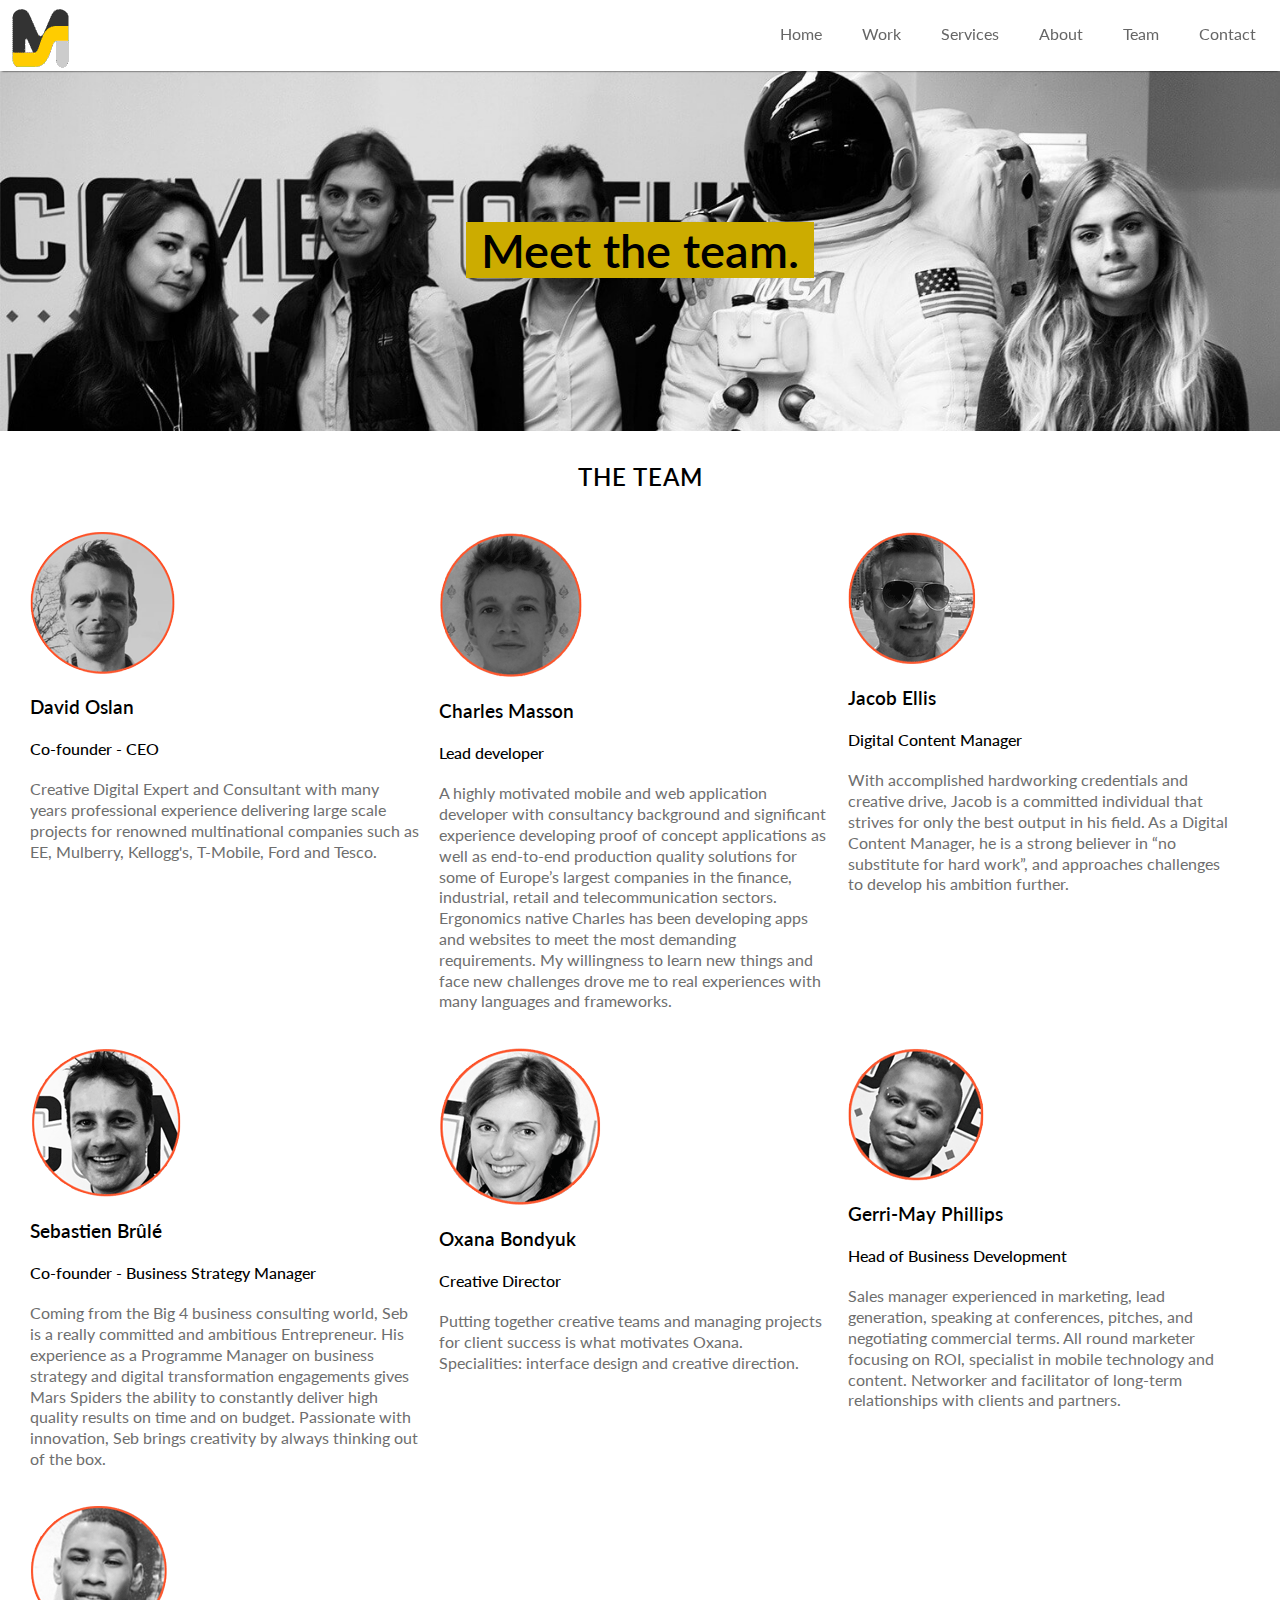
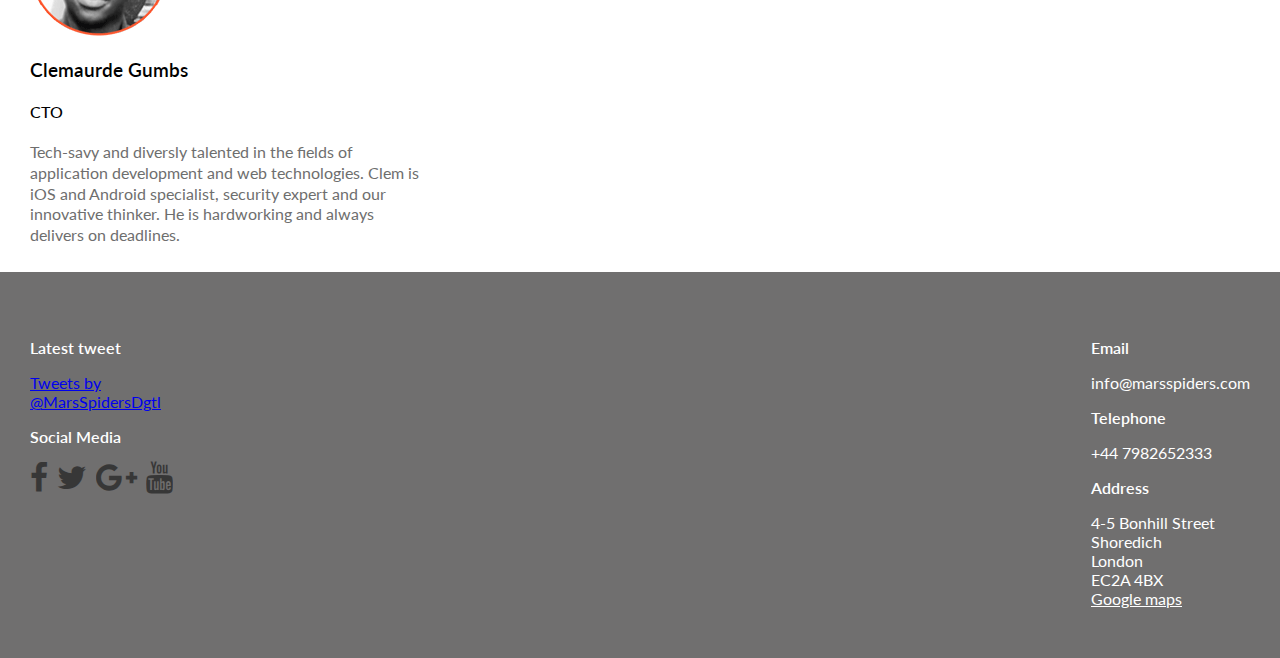
<file: team.html>
<!DOCTYPE html>

<html lang="en-gb"> <!-- HTML Document -->

<head> <!-- Head -->

  <meta http-equiv="Content-Type" content="text/html; charset=UTF-8">

  <meta charset="utf-8">

  <title>The Team | Mars Spiders | The Digital Experts</title>

  <meta name="viewport" content="width=device-width, initial-scale=1"> <!-- Set Viewpoint -->

  <meta name="description" content="The team here at Mars Spiders are digital experts - we design, develop and deliver apps, sites and videos.Friendly &amp; reliable.">

  <meta name="keyboards" content="team, David Oslan, Sebastien Brûlé, Charles Masson, Oxana Bondyuk, Gerri-May Phillips, Clemaurde Gumbs, Jacob Ellis, Co-founders, CEO, business strategy, lead developer, creative director,head of business development, CTO, digital content manager">

  <link rel="icon" href="img/favicon.ico">


  <!--[if lt IE 9]> 

             <script src="http://html5shiv.googlecode.com/svn/trunk/html5.js"></script> 

         <![endif]-->

  
  <!-- CSS Stylesheets -->
  <link rel="stylesheet" type="text/css" href="css/normalize.min.css">
  <link rel="stylesheet" type="text/css" href="css/styles.min.css">
  <link rel="stylesheet" type="text/css" href="font-awesome/css/font-awesome.min.css">

</head> <!-- End of Head -->

<body> <!-- Body -->

  <p class="skiplinks"> <!-- Skip links -->

    <a href="#skipnav">Skip to content</a>! | <a href="#skiptonav">Skip to navigation</a>!

  </p> <!-- End of Skip Links -->

  <div id="skiptonav"> <!-- Skip Navigation -->

    <nav role="navigation"> <!-- Navigation -->

      <span class="responsive-menu"></span>

      <a href="index.html" title="Back to home"><img class="logo" src="img/ms-logo.png" alt="Mars Spiders brand identity logo"></a>

      <ul class="nav" id="nav-block"> <!-- Navigation unordered list -->

        <li><a href="index.html" title="Welcome to Mars Spiders Digital Agency site">Home</a></li>
        <li><a href="work.html" title="High quality work delivered for our clients">Work</a></li>
        <li><a href="services.html" title="Services Mars Spiders provide for you">Services</a></li>
        <li><a href="about.html" title="Information about Mars Spiders">About</a></li>
        <li><a href="team.html" title="Meet the team of Mars Spiders">Team</a></li>
        <li><a href="contactus.html" title="Contact details, to get in touch with Mars Spiders">Contact</a></li>

      </ul> <!-- Navigation unordered list -->

    </nav> <!-- Navigation End -->

  </div> <!-- Skip Navigation -->

  <header role="banner" id="team"> <!-- Header -->

    <section class="team"> <!-- Team Section -->

      <h1 class="title">Meet the team.</h1>

    </section> <!-- End Section -->

  </header> <!-- Header end -->

  <main role="main">
      <section id="t-title"> <!-- The Team Section -->
        <div class="pageheader"> <!-- Team Title -->
          <h2>The Team</h2>
        </div>
         <div class="teamflex"> <!-- Team Flex --> 
		  <div class="teammember"> <!-- Team Member --> 
            <img src="img/david-oslan.png" alt="David Oslan is the Co-founder and CEO of Mars Spiders"> <!-- David Oslan Start -->
            <h3>David Oslan</h3>
            <h4>Co-founder - CEO</h4>
            <p>Creative Digital Expert and Consultant with many years professional experience delivering large scale projects for renowned multinational companies such as EE, Mulberry, Kellogg's, T-Mobile, Ford and Tesco.</p> <!-- David Oslan End -->
			</div> <!-- Team Member --> 
			<div class="teammember">
            <img src="img/charles-masson.png" alt="Charles Masson is the Lead Developer at Mars Spiders"> <!-- Charles Masson Start -->
            <h3>Charles Masson</h3>
            <h4>Lead developer</h4>
            <p>A highly motivated mobile and web application developer with consultancy background and significant experience developing proof of concept applications as well as end-to-end production quality solutions for some of Europe’s largest companies
              in the finance, industrial, retail and telecommunication sectors. Ergonomics native Charles has been developing apps and websites to meet the most demanding requirements. My willingness to learn new things and face new challenges drove me
              to real experiences with many languages and frameworks.</p> <!-- Charles Masson End -->
			  </div>
			<div class="teammember">
            <img src="img/jacob-ellis.png" alt="Jacob Ellis is the Digital Content Manager at Mars Spiders"> <!-- Jacob Ellis Start -->
            <h3>Jacob Ellis</h3>
            <h4>Digital Content Manager</h4>
            <p>With accomplished hardworking credentials and creative drive, Jacob is a committed individual that strives for only the best output in his field. As a Digital Content Manager, he is a strong believer in “no substitute for hard work”, and approaches
              challenges to develop his ambition further.</p> <!-- Jacob Ellis End -->
			  </div>
			<div class="teammember">
            <img src="img/sebastien-brule.png" alt="Sebastien Brûlé is the Co-founder and Business Strategy Manager of Mars Spiders"> <!-- Sebastien Brûlé Start -->
            <h3>Sebastien Brûlé</h3>
            <h4>Co-founder - Business Strategy Manager</h4>
            <p>Coming from the Big 4 business consulting world, Seb is a really committed and ambitious Entrepreneur. His experience as a Programme Manager on business strategy and digital transformation engagements gives Mars Spiders the ability to constantly
              deliver high quality results on time and on budget. Passionate with innovation, Seb brings creativity by always thinking out of the box.</p> <!-- Sebastien Brûlé End -->
			</div>
			<div class="teammember">
            <img src="img/oxana-bondyuk.png" alt="Oxana Bondyuk is the Creative Director at Mars Spiders"> <!-- Oxana Bondyuk Start -->
            <h3>Oxana Bondyuk</h3>
            <h4>Creative Director</h4>
            <p>Putting together creative teams and managing projects for client success is what motivates Oxana. Specialities: interface design and creative direction.</p> <!-- Oxana Bondyuk End -->
			</div>
			<div class="teammember">
            <img src="img/gerrimay-phillips.png" alt="Gerri-May Phillips is the Head of Business Development at Mars Spiders"> <!-- Gerri-May Phillips Start -->
            <h3>Gerri-May Phillips</h3>
            <h4>Head of Business Development</h4>
            <p>Sales manager experienced in marketing, lead generation, speaking at conferences, pitches, and negotiating commercial terms. All round marketer focusing on ROI, specialist in mobile technology and content. Networker and facilitator of long-term
              relationships with clients and partners.</p> <!-- Gerri-May Phillips End -->
			  </div>
			<div class="teammember">
            <img src="img/clemaurde-gumbs.png" alt="Clemaurde Gumbs is the CTO at Mars Spiders"> <!-- Clemaurde Gumbs Start -->
            <h3>Clemaurde Gumbs</h3>
            <h4>CTO</h4>
            <p>Tech-savy and diversly talented in the fields of application development and web technologies. Clem is iOS and Android specialist, security expert and our innovative thinker. He is hardworking and always delivers on deadlines.</p> <!-- Clemaurde Gumbs End -->
			</div>
			</div> <!-- Team Flex -->   
      </section> <!-- The Team Section -->

  </main>
  <a href="#team" class="cd-top" title="Back to the top of the page">Top</a> <!-- Page to the top -->
  
    <footer id="footer" role="contentinfo"> <!-- Beginning of Footer -->
	<div class="left">
      <h3 class="twitter">Latest tweet</h3> <!-- Latest Tweets Header -->
      <div class="tweet"> <!-- Embedded Tweet -->
        <a class="twitter-timeline" href="https://twitter.com/MarsSpidersDgtl" data-tweet-limit="1" data-show-replies="false" data-widget-id="689509001533505536" data-chrome="noheader nofooter noborders noscrollbar transparent">Tweets by @MarsSpidersDgtl</a>
        <script>
          !function(d,s,id){var js,fjs=d.getElementsByTagName(s)[0],p=/^http:/.test(d.location)?'http':'https';if(!d.getElementById(id)){js=d.createElement(s);js.id=id;js.src=p+"://platform.twitter.com/widgets.js";fjs.parentNode.insertBefore(js,fjs);}}(document,"script","twitter-wjs");
        </script>
      </div> <!-- End Embedded Tweet -->
      <h3 class="social-title">Social Media</h3> <!--Social Media Title -->
      <div class="social-media-icons"> <!-- Social Media Icons -->
        <a href="https://www.facebook.com/marsspiders" title="Like Mars Spiders Facebook page"><em class="fa fa-facebook fa-2x"></em></a>
        <a href="https://twitter.com/marsspidersdgtl" title="Follow Mars Spiders Digital on Twitter"><em class="fa fa-twitter fa-2x"></em></a>
        <a href="https://plus.google.com/+Marsspiders" title="Connect with Mars Spiders on Google+"><em class="fa fa-google-plus fa-2x"></em></a>
        <a href="https://www.youtube.com/c/marsspiders" title="Subscribe to Mars Spiders Youtube Channel"><em class="fa fa-youtube fa-2x"></em></a>
      </div> <!-- End Social Media Icons -->
	</div>
	<div class="right">
	<div class="footerright">
      <h3 class="email-title">Email</h3> <!-- Email Title -->
      <p class="email"><a href="mailto:info@marsspiders.com" title="Contact with Mars Spiders via email">info@marsspiders.com</a></p> <!-- Email -->

      <h3 class="telephone-title">Telephone</h3> <!-- Telephone Title -->
      <a href="tel:+447982652333" class="number">+44 7982652333</a> <!-- Telephone -->

      <h3 class="address-title">Address</h3> <!-- Address Title -->
      <div class="address"> <!-- Address -->
        <span class="street">4-5 Bonhill Street</span>
        <br>
        <span class="region">Shoredich</span>
        <br>
        <span class="city">London</span>
        <br>
        <span class="postcode">EC2A 4BX</span>
      </div> <!-- End Address Title -->

      <span class="map"><a href="https://www.google.co.uk/maps/place/5+Bonhill+St,+London+EC2A+4BX/@51.5225996,-0.0877041,17z/data=!3m1!4b1!4m2!3m1!1s0x48761caefce89527:0x22af95ca2b70ebc0" title="View Mars Spiders location on Google maps">Google maps</a></span> <!-- Map -->
	</div>
	</div>
    </footer> <!-- End of Footer -->

  
  <!-- JavaScript & jQuery -->
  <script src="js/jquery-1.11.3.min.js"></script>
  <script src="js/script.min.js"></script>
  <!-- Live chat box tracking code --> 
  <script type='text/javascript' data-cfasync='false'>window.purechatApi = { l: [], t: [], on: function () { this.l.push(arguments); } }; (function () { var done = false; var script = document.createElement('script'); script.async = true; script.type = 'text/javascript'; script.src = 'https://app.purechat.com/VisitorWidget/WidgetScript'; document.getElementsByTagName('HEAD').item(0).appendChild(script); script.onreadystatechange = script.onload = function (e) { if (!done && (!this.readyState || this.readyState == 'loaded' || this.readyState == 'complete')) { var w = new PCWidget({c: '1ea7e4ea-f71b-4b1f-a9da-d34089ca5e50', f: true }); done = true; } }; })();</script>
</body> <!-- End of Body -->

</html> <!-- End of HTML -->
</file>
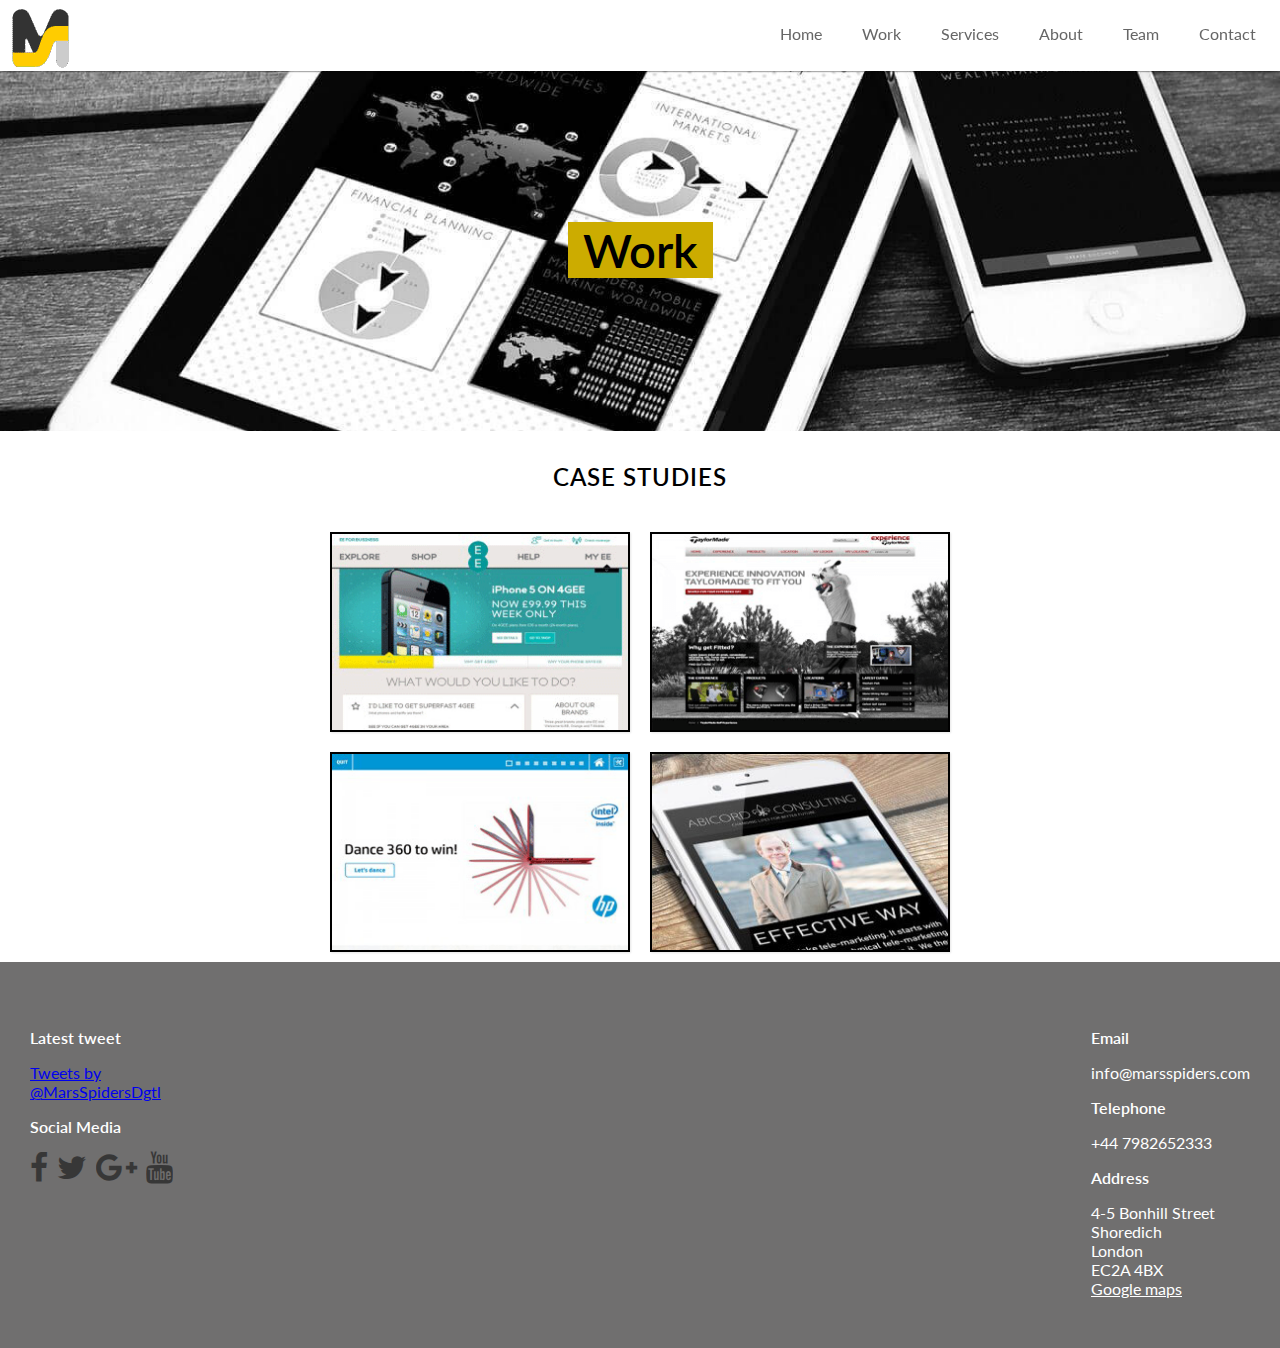
<file: work.html>
<!DOCTYPE html>

<html lang="en-gb"> <!-- HTML Document -->

<head> <!-- Head -->

  <meta http-equiv="Content-Type" content="text/html; charset=UTF-8">

  <meta charset="utf-8">

  <title>Work | Mars Spiders | The Digital Experts</title>

  <meta name="viewport" content="width=device-width, initial-scale=1"> <!-- Set Viewpoint -->

  <meta name="description" content="At Mars Spiders we work on: App design &amp; development, web sites, video and photography. We work with native iOS, Android, Angular JS and Node JS.">

  <meta name="keywords" content="mars spiders, digital experts, work, showcase, case studies, clients, websites, videos, photography, iOS, android, EE, Mulberry, Kindness UK, Vodafone">

  <link rel="icon" href="img/favicon.ico">

  <!--[if lt IE 9]> 

             <script src="http://html5shiv.googlecode.com/svn/trunk/html5.js"></script> 

         <![endif]-->

  <!--CSS Stylesheets-->
  <link rel="stylesheet" type="text/css" href="css/normalize.min.css">
  <link rel="stylesheet" type="text/css" href="css/styles.min.css">
  <link rel="stylesheet" type="text/css" href="font-awesome/css/font-awesome.min.css">

</head> <!-- End of Head -->

<body> <!-- Body -->

  <p class="skiplinks"> <!-- Skip Links -->

    <a href="#skipnav">Skip to content</a>! | <a href="#skiptonav">Skip to navigation</a>!

  </p> <!-- End of Skip Links -->

  <div id="skiptonav"> <!-- Skip Navigation -->

    <nav role="navigation"> <!-- Navigation -->

      <span class="responsive-menu"></span>

      <a href="index.html" title="Back to home"><img class="logo" src="img/ms-logo.png" alt="Mars Spiders brand identity logo"></a>

      <ul class="nav" id="nav-block"> <!-- Navigation unordered list -->

        <li><a href="index.html" title="Welcome to Mars Spiders Digital Agency site">Home</a></li>
        <li><a href="work.html" title="High quality work delivered for our clients">Work</a></li>
        <li><a href="services.html" title="Services Mars Spiders provide for you">Services</a></li>
        <li><a href="about.html" title="Information about Mars Spiders">About</a></li>
        <li><a href="team.html" title="Meet the team of Mars Spiders">Team</a></li>
        <li><a href="contactus.html" title="Contact details, to get in touch with Mars Spiders">Contact</a></li>

      </ul> <!-- Navigation unordered list -->

    </nav> <!--Navigation End -->

  </div> <!-- Skip Navigation -->

  <header role="banner" id="case-studies"> <!-- Header-->

    <section class="work"> <!--Work Section -->


      <h1 class="title">Work</h1>

    </section> <!-- End Section -->

  </header> <!-- Header End -->

  <main role="main"> <!-- Main -->
  <div class="pageheader"> <!-- Work Heading --> 
    <h2>Case Studies</h2>
  </div> <!-- Work Heading --> 
    <div class="main">
      <div class="view view-first"> <!-- Case Studies --> 
        <img src="img/ee.png" alt="E-commerce services for EE Limited">
        <div class="mask">
          <h2>EE Limited</h2>
          <p>A brand new shopping experience for EE customers by digitally transforming the e-commerce, in order to make it more user-friendly and accessible.</p>
          <a href="#" class="info">Read More</a>
        </div>
      </div> <!-- Case Studies --> 
      <div class="view view-first">
        <img src="img/taylor-made-adidas.png" alt="Mars Spiders produced a mobile and desktop compatible site for TaylorMade">
        <div class="mask">
          <h2>TaylorMade - Adidas Group</h2>
          <p>A mobile and desktop compatible site for the sophisticated and reputable company TaylorMade - part of Adidas Golf.</p>
          <a href="#" class="info">Read More</a>
        </div>
      </div>
      <div class="view view-first">
        <img src="img/hp.png" alt="Animated app advertising the HP 360 Pavilion.">
        <div class="mask">
          <h2>HP</h2>
          <p>Mars Spiders teamed up with HP to produce this eye-catching, animated app advertising the HP 360 Pavilion.</p>
          <a href="#" class="info">Read More</a>
        </div>
      </div>
      <div class="view view-first">
        <img src="img/abicord-consulting.jpg" alt="Redesign of Abicord Consulting website">
        <div class="mask">
          <h2>Abicord Consulting</h2>
          <p>Mars Spiders re-inmagination of this companies website allowed the company to gain more exposure with an increase of new active users.</p>
          <a href="#" class="info">Read More</a>
        </div>
      </div>
    </div>
  </main> <!-- End Main -->
  <a href="#work" class="cd-top" title="Back to the top of the page">Top</a> <!-- Page to the top -->

      <footer id="footer" role="contentinfo"> <!--Beginning of Footer -->
	<div class="left">
      <h3 class="twitter">Latest tweet</h3> <!-- Latest Tweets Header -->
      <div class="tweet"> <!-- Embedded Tweet -->
        <a class="twitter-timeline" href="https://twitter.com/MarsSpidersDgtl" data-tweet-limit="1" data-show-replies="false" data-widget-id="689509001533505536" data-chrome="noheader nofooter noborders noscrollbar transparent">Tweets by @MarsSpidersDgtl</a>
        <script>
          !function(d,s,id){var js,fjs=d.getElementsByTagName(s)[0],p=/^http:/.test(d.location)?'http':'https';if(!d.getElementById(id)){js=d.createElement(s);js.id=id;js.src=p+"://platform.twitter.com/widgets.js";fjs.parentNode.insertBefore(js,fjs);}}(document,"script","twitter-wjs");
        </script>
      </div> <!-- End Embedded Tweet -->
      <h3 class="social-title">Social Media</h3> <!--Social Media Title -->
      <div class="social-media-icons"> <!-- Social Media Icons -->
        <a href="https://www.facebook.com/marsspiders" title="Like Mars Spiders Facebook page"><em class="fa fa-facebook fa-2x"></em></a>
        <a href="https://twitter.com/marsspidersdgtl" title="Follow Mars Spiders Digital on Twitter"><em class="fa fa-twitter fa-2x"></em></a>
        <a href="https://plus.google.com/+Marsspiders" title="Connect with Mars Spiders on Google+"><em class="fa fa-google-plus fa-2x"></em></a>
        <a href="https://www.youtube.com/c/marsspiders" title="Subscribe to Mars Spiders Youtube Channel"><em class="fa fa-youtube fa-2x"></em></a>
      </div> <!-- End Social Media Icons -->
	</div>
	<div class="right">
	<div class="footerright">
      <h3 class="email-title">Email</h3> <!-- Email Title-->
      <p class="email"><a href="mailto:info@marsspiders.com" title="Contact with Mars Spiders via email">info@marsspiders.com</a></p> <!-- Email -->

      <h3 class="telephone-title">Telephone</h3> <!-- Telephone Title -->
      <a href="tel:+447982652333" class="number">+44 7982652333</a> <!-- Telephone -->

      <h3 class="address-title">Address</h3> <!-- Address Title -->
      <div class="address"> <!-- Address -->
        <span class="street">4-5 Bonhill Street</span>
        <br>
        <span class="region">Shoredich</span>
        <br>
        <span class="city">London</span>
        <br>
        <span class="postcode">EC2A 4BX</span>
      </div> <!-- End Address Title -->

      <span class="map"><a href="https://www.google.co.uk/maps/place/5+Bonhill+St,+London+EC2A+4BX/@51.5225996,-0.0877041,17z/data=!3m1!4b1!4m2!3m1!1s0x48761caefce89527:0x22af95ca2b70ebc0" title="View Mars Spiders location on Google maps">Google maps</a></span> <!-- Map -->
	</div>
	</div>
    </footer> <!-- End of Footer -->

  <!-- JavaScript & jQuery -->
  <script src="js/jquery-1.11.3.min.js"></script>
  <script src="js/script.min.js"></script>
  <!-- Live chat box tracking code -->  
  <script type='text/javascript' data-cfasync='false'>window.purechatApi = { l: [], t: [], on: function () { this.l.push(arguments); } }; (function () { var done = false; var script = document.createElement('script'); script.async = true; script.type = 'text/javascript'; script.src = 'https://app.purechat.com/VisitorWidget/WidgetScript'; document.getElementsByTagName('HEAD').item(0).appendChild(script); script.onreadystatechange = script.onload = function (e) { if (!done && (!this.readyState || this.readyState == 'loaded' || this.readyState == 'complete')) { var w = new PCWidget({c: '1ea7e4ea-f71b-4b1f-a9da-d34089ca5e50', f: true }); done = true; } }; })();</script>

</body> <!-- End of Body -->

</html> <!-- End of HTML -->
</file>
<file: css/styles.min.css>
@import "https://fonts.googleapis.com/css?family=Lato:400,700,900";*{box-sizing:border-box}* img{max-width:100%}body{font-family:'Lato',sans-serif;margin:0;padding:0;border:0;font-size:100%;color:#000}.skiplinks{position:absolute;left:-10000px;top:auto;width:1px;height:1px;overflow:hidden}header{margin-top:71px;display:flex;justify-content:center;align-items:center!important}.pageheader{width:100%}.pageheader h2{display:block;color:#000;text-align:center;font-size:24px;text-transform:uppercase;font-weight:600;line-height:1.3;letter-spacing:1px;margin:30px 0;font-family:'Lato',sans-serif}#nav-block{padding-bottom:10px;z-index:999}.nav{background-color:#fff;list-style:none;margin:0;padding:6px;color:#333;text-align:right;font-family:'Lato',sans-serif;font-weight:400;top:0;left:0;position:fixed;width:100%;box-shadow:0 2px 2px -2px #000}.nav li{display:inline-block;padding:18px}.nav li a{text-decoration:none;color:#666}.nav li a:hover{border-top:#fbb42b solid 10px;padding-top:20px;-ms-transition:background .3s linear 0s,color .3s linear 0;-o-transition:background .3s linear 0s,color .3s linear 0;-moz-transition:background .3s linear 0s,color .3s linear 0;-webkit-transition:background .3s linear 0s,color .3s linear 0;transition:background .3s linear 0s,color .3s linear 0}.logo{float:left;float:left;margin:5px 7px;top:0;padding:0;position:fixed;z-index:9999}#home{text-align:center;background:url(../img/mars-spiders-watch-creative-agency-london-bg.jpg)no-repeat;min-height:100vh;-webkit-background-size:cover;-moz-background-size:cover;background-size:cover;-o-background-size:cover;width:100%}.welcome{display:flex;flex-direction:column;flex-wrap:wrap;justify-content:center;align-items:center}.welcome h1{color:#fc5830;font-size:50px;font-weight:700;float:right;text-align:center;text-transform:uppercase;display:block;max-width:500px}.work-heading{font-family:'Lato',sans-serif;color:#333;text-align:center;margin:20px auto;padding-top:10px}.what-heading{color:#333;font-family:'Lato',sans-serif;text-align:center;padding-top:20px}.contact-button{float:right;background-color:#fc5830;color:#fff;width:150px;margin:20px;text-align:center;padding:15px;border-radius:5px;font-family:'Lato',sans-serif;font-size:20px;font-weight:400;display:block}.contact-button:hover{background-color:#000;color:#fc5830}.contact-button: a{text-decoration:none}.scroll{display:block;float:right;margin:0}.hvr-sink{box-shadow:0 0 1px rgba(0,0,0,0);-webkit-backface-visibility:hidden;backface-visibility:hidden;-moz-osx-font-smoothing:grayscale;-webkit-transition-duration:.3s;transition-duration:.3s;-webkit-transition-property:transform;transition-property:transform;-webkit-transition-timing-function:ease-out;transition-timing-function:ease-out}.hvr-sink:hover,.hvr-sink:focus,.hvr-sink:active{-webkit-transform:translateY(8px);transform:translateY(8px)}.work-grid{margin:1em auto;max-width:1106px;text-align:center;padding:0}.work-grid li{border:5px solid #fff;display:inline-block;margin:1em 0;max-width:299px}.work-grid img{display:block;height:auto;max-width:100%;width:100%;-webkit-transition:all 300ms;-moz-transition:all 300ms;transition:all 300ms}.work-grid figure{height:163px;overflow:hidden;position:relative;width:289px;margin:0}.work-grid figcaption{background:rgba(0,0,0,0.8);color:#fff;display:table;height:100%;left:0;opacity:0;position:absolute;right:0;top:0;z-index:9999}.work-grid figcaption p{display:table-cell;font-size:1.5em;position:relative;top:-40px;width:289px;vertical-align:middle}.work-grid li:hover figcaption{opacity:1}.work-grid li:hover img{-webkit-transform:scale(1.4);-moz-transform:scale(1.4);transform:scale(1.4)}.work-grid figcaption p{display:table-cell;font-size:1.5em;position:relative;top:-40px;width:289px;-webkit-transition:all 300ms ease-out;-moz-transition:all 300ms ease-out;transition:all 300ms ease-out;vertical-align:middle}.work-grid li:hover figcaption p{-moz-transform:translateY(40px);-webkit-transform:translateY(40px);transform:translateY(40px)}.work-grid figcaption{background:rgba(0,0,0,0.8);color:#fff;display:table;height:100%;width:100%;left:0;opacity:0;position:absolute;right:0;top:0;padding-top:80px;text-align:left;-webkit-transition:all 300ms;-moz-transition:all 300ms;transition:all 300ms;-webkit-transition-delay:100ms;-moz-transition-delay:100ms;transition-delay:100ms;z-index:9999}.work-grid figcaption h3{text-align:left;padding:0 12px;margin-bottom:0;font-family:'Lato',sans-serif}.work-grid figcaption span{padding:0 12px;font-weight:200;font-size:14px;font-family:'Lato',sans-serif;margin-bottom:0}.work-content{color:#333;text-align:center;margin:20px 0x;font-weight:400;line-height:1;font-family:'Lato',sans-serif;font-size:20px}.work-content a{color:#333}.ms-motto{color:#333;text-align:center;margin:20px 0;letter-spacing:.5px;line-height:1.5;font-size:40px;font-weight:700}#work{padding:40px;width:100%}.statsimg{width:100%}.statsimg img{width:100%;height:auto}#what-we-do{padding-bottom:0;width:100%;display:flex;justify-content:center;align-items:center;flex-direction:column}iframe{max-width:100%;border:none}.aristotle-quote{color:#333;text-align:center;letter-spacing:.5px;line-height:1.5;font-size:40px;font-weight:700;position:absoulte;margin:0 2px}.slider{width:100%}.slider img{width:100%;height:auto}.slick-prev,.slick-next{height:35px;width:35px;background-size:contain;background-repeat:no-repeat;cursor:pointer;position:absolute;z-index:10;bottom:calc(50% - 17.5px)}.slick-prev{background-image:url(../img/left-arrow.png);left:30px}.slick-next{background-image:url(../img/right-arrow.png);right:30px}#lets-make-together{padding:40px 20px;width:100%}.together-heading{color:#333;text-align:center;font-size:40px}.in-touch{font-family:'Lato','sans-serif';color:#666;font-weight:400;text-align:center;font-size:25px;margin-top:-25px}.project-button{display:block;margin:0 auto;margin-top:70px;background-color:#fc5830;color:#fff;width:200px;text-align:center;text-decoration:none;padding:15px;border-radius:5px;font-family:'Lato',sans-serif;font-size:20px;font-weight:400}.project-button:hover{background-color:#000;color:#fc5830}#case-studies{background:url(../img/ms-wealth-management-app.jpg)no-repeat;background-position:50% 50%;min-height:40vh;-webkit-background-size:cover;-moz-background-size:cover;background-size:cover;-o-background-size:cover}.work-title{display:inline!important;padding-right:15px;padding-left:15px;background:#ccac00;color:#000;font-weight:600!important;line-height:1.4!important;font-size:47px;margin:0;font-family:'Lato',sans-serif}.case-title{display:block;color:#000;text-align:left;font-size:24px;text-transform:uppercase;font-weight:600;line-height:1.3;letter-spacing:1px;margin:30px 0 30px 30px;font-family:'Lato',sans-serif}.view-first img{-webkit-transition:all .2s linear;-moz-transition:all .2s linear;-o-transition:all .2s linear;-ms-transition:all .2s linear;transition:all .2s linear}.view-first .mask{-ms-filter:"progid: DXImageTransform.Microsoft.Alpha(Opacity=0)";filter:alpha(opacity=0);opacity:0;background-color:rgba(219,127,8,0.7);-webkit-transition:all .4s ease-in-out;-moz-transition:all .4s ease-in-out;-o-transition:all .4s ease-in-out;-ms-transition:all .4s ease-in-out;transition:all .4s ease-in-out}.view-first h2{-webkit-transform:translateY(-100px);-moz-transform:translateY(-100px);-o-transform:translateY(-100px);-ms-transform:translateY(-100px);transform:translateY(-100px);-ms-filter:"progid: DXImageTransform.Microsoft.Alpha(Opacity=0)";filter:alpha(opacity=0);opacity:0;-webkit-transition:all .2s ease-in-out;-moz-transition:all .2s ease-in-out;-o-transition:all .2s ease-in-out;-ms-transition:all .2s ease-in-out;transition:all .2s ease-in-out}.view-first p{-webkit-transform:translateY(100px);-moz-transform:translateY(100px);-o-transform:translateY(100px);-ms-transform:translateY(100px);transform:translateY(100px);-ms-filter:"progid: DXImageTransform.Microsoft.Alpha(Opacity=0)";filter:alpha(opacity=0);opacity:0;-webkit-transition:all .2s linear;-moz-transition:all .2s linear;-o-transition:all .2s linear;-ms-transition:all .2s linear;transition:all .2s linear}.view-first:hover img{-webkit-transform:scale(1.1,1.1);-moz-transform:scale(1.1,1.1);-o-transform:scale(1.1,1.1);-ms-transform:scale(1.1,1.1);transform:scale(1.1,1.1)}.view-first a.info{-ms-filter:"progid: DXImageTransform.Microsoft.Alpha(Opacity=0)";filter:alpha(opacity=0);opacity:0;-webkit-transition:all .2s ease-in-out;-moz-transition:all .2s ease-in-out;-o-transition:all .2s ease-in-out;-ms-transition:all .2s ease-in-out;transition:all .2s ease-in-out}.view-first:hover .mask{-ms-filter:"progid: DXImageTransform.Microsoft.Alpha(Opacity=100)";filter:alpha(opacity=100);opacity:1}.view-first:hover h2,.view-first:hover p,.view-first:hover a.info{-ms-filter:"progid: DXImageTransform.Microsoft.Alpha(Opacity=100)";filter:alpha(opacity=100);opacity:1;-webkit-transform:translateY(0px);-moz-transform:translateY(0px);-o-transform:translateY(0px);-ms-transform:translateY(0px);transform:translateY(0px)}.view-first:hover p{-webkit-transition-delay:.1s;-moz-transition-delay:.1s;-o-transition-delay:.1s;-ms-transition-delay:.1s;transition-delay:.1s}.view-first:hover a.info{-webkit-transition-delay:.2s;-moz-transition-delay:.2s;-o-transition-delay:.2s;-ms-transition-delay:.2s;transition-delay:.2s}.view{width:300px;height:200px;margin:10px;border:2px solid #000;overflow:hidden;text-align:center;-webkit-box-shadow:1px 1px 2px #e6e6e6;-moz-box-shadow:1px 1px 2px #e6e6e6;box-shadow:1px 1px 2px #e6e6e6;cursor:default;position:relative}.view .mask,.view .content{width:300px;height:200px;position:absolute;overflow:hidden;top:0;left:0}.view img{display:block;position:relative}.view h2{text-transform:uppercase;color:#fff;text-align:center;position:relative;font-size:17px;padding:10px;background:rgba(0,0,0,0.8);margin:20px 0 0}.view p{font-family:'Lato',sans-serif;font-style:italic;font-size:11px;position:relative;color:#fff;padding:10px 20px 20px;text-align:center}.view a.info{display:inline-block;text-decoration:none;padding:7px 14px;background:#000;color:#fff;text-transform:uppercase;-webkit-box-shadow:0 0 1px #000;-moz-box-shadow:0 0 1px #000;box-shadow:0 0 1px #000}.view a.info: hover{-webkit-box-shadow:0 0 5px #000;-moz-box-shadow:0 0 5px #000;box-shadow:0 0 5px #000}main{display:flex;flex-direction:row;flex-wrap:wrap;width:100%;max-width:100%}.main{display:flex;flex-direction:row;justify-content:center;flex-wrap:wrap;align-items:center;width:680px;margin:0 auto}#services{background:url(../img/wealth-managemnet-app.jpg)no-repeat;background-position:50% 50%;min-height:40vh;-webkit-background-size:cover;-moz-background-size:cover;background-size:cover;-o-background-size:cover}.service-title{display:block}.p-services{font-family:'Lato',sans-serif;font-size:18px;font-weight:500;max-width:950px;text-align:left;line-height:1.5;color:#6e6e6e;margin:0}.progressflex{display:flex;flex-direction:row;align-items:center;justify-content:center;flex-wrap:wrap;padding-top:20px}.progresscontainer{width:50%;max-width:450px;margin:0 20px}@media(max-width:1033px){.progresscontainer{width:100%}}.progress{width:100%;height:20px;max-width:450px}.progress-container{background:#474747;margin:10px 0 20px;overflow:hidden;position:relative}.progress-bar{background:#ddd;position:absolute}.progress-two{position:relative}.progressheader{margin:0;font-family:'Lato',sans-serif;font-size:16px;line-height:1.4;text-transform:uppercase;letter-spacing:1px;display:inline-block}#progressspanone,#progressspantwo,#progressspanthree,#progressspanfour,#progressspanfive,#progressspansix{margin:0;font-weight:700;float:right}#about{background:url(../img/mars-spiders-busy-bees.jpg)no-repeat;background-position:50% 50%;min-height:40vh;width:100%;-webkit-background-size:cover;-moz-background-size:cover;background-size:cover;-o-background-size:cover}.about-grid,.aboutrow{display:flex;flex-direction:row;flex-wrap:wrap;align-items:center;justify-content:center}.aboutrow{width:100%;padding:20px}.abouttext{width:60%;display:flex;justify-content:center;flex-wrap:wrap}.aboutimg{width:40%;display:flex;justify-content:center}.abouttext1{order:1}.aboutimg1{order:2}.abouttext2{order:3}.aboutimg2{order:4}.abouttext3{order:5}.aboutimg3{order:6}.p-1{font-family:'Lato',sans-serif;font-size:18px;max-width:450px;text-align:left;font-weight:500;line-height:1.5;color:#6e6e6e;margin:0}.p-2{font-family:'Lato',sans-serif;font-size:18px;max-width:450px;text-align:left;font-weight:500;line-height:1.5;color:#6e6e6e;margin:0}.p-3{font-family:'Lato',sans-serif;font-size:18px;max-width:450px;text-align:left;font-weight:500;line-height:1.5;color:#6e6e6e;margin:0}.p-4{font-family:'Lato',sans-serif;font-size:18px;max-width:450px;width:100%;display:block;text-align:left;font-weight:600;line-height:1.5;color:#6e6e6e;margin:0;clear:both}.specialist{display:block;margin:0}.e-commerce{display:block;margin:0}.appsters{display:block;margin:0}#team{background:url(../img/ms-team.jpg)no-repeat;background-position:50% 50%;min-height:40vh;-webkit-background-size:cover;-moz-background-size:cover;background-size:cover;-o-background-size:cover}.team-title{display:inline!important;padding-right:15px;padding-left:15px;background:#ccac00;color:#000;font-weight:600!important;line-height:1.4!important;font-size:47px;margin:0;font-family:'Lato',sans-serif;display:block}#ms-team h2{display:block;color:#000;font-family:'Lato',sans-serif;text-align:left;font-size:24px;text-transform:uppercase;font-weight:600;line-height:1.3;letter-spacing:1px;margin:30px 0 30px 30px;font-family:Lato,sans-serif}.teammember p{color:#6e6e6e;font-family:'Lato',sans-serif;line-height:1.3}.teammember h4{font-family:'Lato',sans-serif;font-size:16px;font-weight:500}.teammember h3{font-family:'Lato',sans-serif;font-weight:600}#contact{padding:100px 0;text-align:center;background:url(../img/ambitious-creators.jpg)no-repeat;background-position:50% 50%;min-height:40vh;-webkit-background-size:cover;-moz-background-size:cover;background-size:cover;-o-background-size:cover}.contactcontainer{padding-bottom:20px}.contactcontainer,.contactform,.contact-addresses,.l-address,.a-address,.f-address,.contactnb{display:flex;flex-wrap:wrap;justify-content:center;align-items:center}.contactform,.contact-addresses{width:50%}.contactform h2,.contact-addresses h2{width:100%;text-align:center}.l-address,.a-address,.f-address,.contactnb{width:50%;flex-direction:column}.contactform h2,.contact-addresses h2{font-family:'Lato',sans-serif;text-transform:uppercase}.contactform p{font-family:'Lato',sans-serif;color:#6e6e6e;font-weight:500;font-size:18px;width:100%;text-align:center}.title{display:inline!important;padding-right:15px;padding-left:15px;background:#ccac00;color:#000;font-weight:600!important;line-height:1.4!important;font-size:47px;margin:0;font-family:'Lato',sans-serif;display:block}.container{width:100%;margin:0;padding:0;height:auto}article{width:100%;margin:0;display:block}.grid,.about-grid{padding:5px;width:100%;list-style:none;text-align:none}.officeheading{color:#000;font-family:'Lato',sans-serif;line-height:1.3;letter-spacing:1px}.l-address{margin:0;font-weight:500;font-family:'Lato',sans-serif;color:#6e6e6e}.london-number,.usa-number,.france-number{text-decoration:none;color:#6e6e6e}.london-email a,.usa-email a,.france-email a{text-decoration:underline;color:#6e6e6e;font-weight:600}.london-email,.usa-email,.france-email{margin-top:-10px}.london-map a,.usa-map a,.france-map a{color:#6e6e6e;font-weight:600}.a-address{margin:0;font-weight:500;font-family:'Lato',sans-serif;color:#6e6e6e}.f-address{margin:0;font-weight:500;font-family:'Lato',sans-serif;color:#6e6e6e}.business-contacts{color:#6e6e6e;font-weight:500;font-family:'Lato',sans-serif;font-size:15px;margin:0;font-family:Lato,sans-serif}.form{background-color:#fff;padding:10px 40px;width:500px;height:auto;margin:0 auto;-moz-border-radius:5px;-webkit-border-radius:5px;margin:0}.text-input{font-family:'Lato',sans-serif;font-weight:400;font-size:15px;border-radius:0;line-height:22px;background-color:#fff;padding:14px;margin-bottom:15px;width:100%;-webkit-box-sizing:border-box;-moz-box-sizing:border-box;-ms-box-sizing:border-box;box-sizing:border-box;border:2px solid rgba(0,0,0,0)}.text-input:focus{background:#fff;border:2px solid #fc5830;color:#000;outline:none;padding:14px}.form label{font-family:'Lato',sans-serif;color:#000;margin-bottom:4px;font-size:15px;font-weight:600;text-transform:uppercase}.form textarea{width:100%;height:100px;line-height:100%;resize:vertical;border:1px solid #000}.form input{border:1px solid #000}#send-button{font-family:'Lato',sans-serif;float:left;border:none;width:100%;max-width:70px;cursor:pointer;background-color:#fc5830;color:#fff;text-transform:uppercase;line-height:4px;font-size:15px;padding-top:18px;padding-bottom:20px;margin-top:-5px;font-weight:600;letter-spacing:1px;-ms-transition:background .3s linear 0s,color .3s linear 0;-o-transition:background .3s linear 0s,color .3s linear 0;-moz-transition:background .3s linear 0s,color .3s linear 0;-webkit-transition:background .3s linear 0s,color .3s linear 0;transition:background .3s linear 0s,color .3s linear 0}#send-button:hover{background-color:#000;color:#fc5830}.large-map{margin:0 auto;width:100%}#footer{padding:50px 0}footer{background-color:#706f6f;width:100%;height:100%;display:flex;flex-direction:row;flex-wrap:wrap}footer .left{padding:0 20px 0 30px;width:50%;align-content:flex-start}footer .right{padding:0 30px 0 20px;width:50%;display:flex;flex-direction:column;flex-wrap:wrap;align-items:flex-end}.address,.address-title,.telephone-title,.number,.email-title{color:#fff;text-decoration:none;font-family:'Lato',sans-serif;text-align:left}.map a{color:#fff}.email{text-align:left;font-family:'Lato',sans-serif}.email a{color:#fff;text-decoration:none}.email-title,.telephone-title,.address-title,.social-title,.twitter{font-size:16px;font-weight:600}.social-title{color:#fff}.social-media-icons em{color:#000;opacity:.5;margin-right:5px}.social-media-icons a{text-decoration:none}.social-media-icons em:hover{color:#fff;opacity:1}.tweet{width:100px}.twitter{color:#fff}.cd-top{display:inline-block;height:60px;width:60px;position:fixed;bottom:60px;right:15px;box-shadow:0 0 5px rgba(0,0,0,0);overflow:hidden;text-indent:100%;white-space:nowrap;background:#fc5830 url(../img/navigatewht.png) no-repeat center 50%;visibility:hidden;opacity:0;-webkit-transition:opacity .3s 0s,visibility 0 .3s;-moz-transition:opacity .3s 0s,visibility 0 .3s;transition:opacity .3s 0s,visibility 0 .3s}.cd-top.cd-is-visible,.cd-top.cd-fade-out,.no-touch .cd-top:hover{-webkit-transition:opacity .3s 0s,visibility 0 0;-moz-transition:opacity .3s 0s,visibility 0 0;transition:opacity .3s 0s,visibility 0 0}.cd-top.cd-is-visible{visibility:visible;opacity:1}.cd-top.cd-fade-out{opacity:.5}.cd-top:hover{background:#000 url(../img/navigateorg.png) no-repeat center 50%;opacity:5}@media only screen and (min-width: 1024px){.cd-top{height:60px;width:60px;right:15px;bottom:60px}}@media only screen and (min-width: 768px){.cd-top{right:15px;bottom:15px}}@media only screen and (max-width: 750px){.nav{display:none;position:fixed;top:60px}.nav li{display:block;background-color:#fff}.nav li a{color:#333;font-weight:500}.nav li a:hover{border-top:#fbb42b solid 10px;padding-top:20px;-ms-transition:background .3s linear 0s,color .3s linear 0;-o-transition:background .3s linear 0s,color .3s linear 0;-moz-transition:background .3s linear 0s,color .3s linear 0;-webkit-transition:background .3s linear 0s,color .3s linear 0;transition:background .3s linear 0s,color .3s linear 0}.responsive-menu{display:block;padding:20px;background-color:#fff;box-shadow:0 2px 2px -2px #000;text-align:right;cursor:pointer;position:fixed;top:0;width:100%;z-index:999}.responsive-menu:before{content:url(../img/menu.png);padding:30px;z-index:999}.nav li a:hover{border-bottom:#fbb42b solid 2px;border-top:none}}.teamflex{display:flex;flex-direction:row;flex-wrap:wrap;padding:0 20px}.teammember{width:33%;padding:10px;box-sizing:border-box}.teammember img{max-width:100%}@media(min-width:1200px){#home{padding-left:600px}}@media(max-width:950px){.teammember{width:50%}.contactform,.contact-addresses{width:100%}}@media(max-width:600px){.teammember{width:100%}.abouttext,.aboutimg{width:100%}.aboutimg{padding-bottom:20px}.abouttext1{order:2}.aboutimg1{order:1}.abouttext2{order:4}.aboutimg2{order:3}.abouttext3{order:6}.aboutimg3{order:5}.offices{width:100%}.offices p:first-child{margin-top:0}}@media(max-width:450px){.welcome h1{font-size:2em}#work{padding:10px}footer .left,footer .right{width:100%}footer .left{padding-bottom:20px}footer .right{border-top:1px solid grey;align-items:flex-start;padding-left:30px}}
</file>
